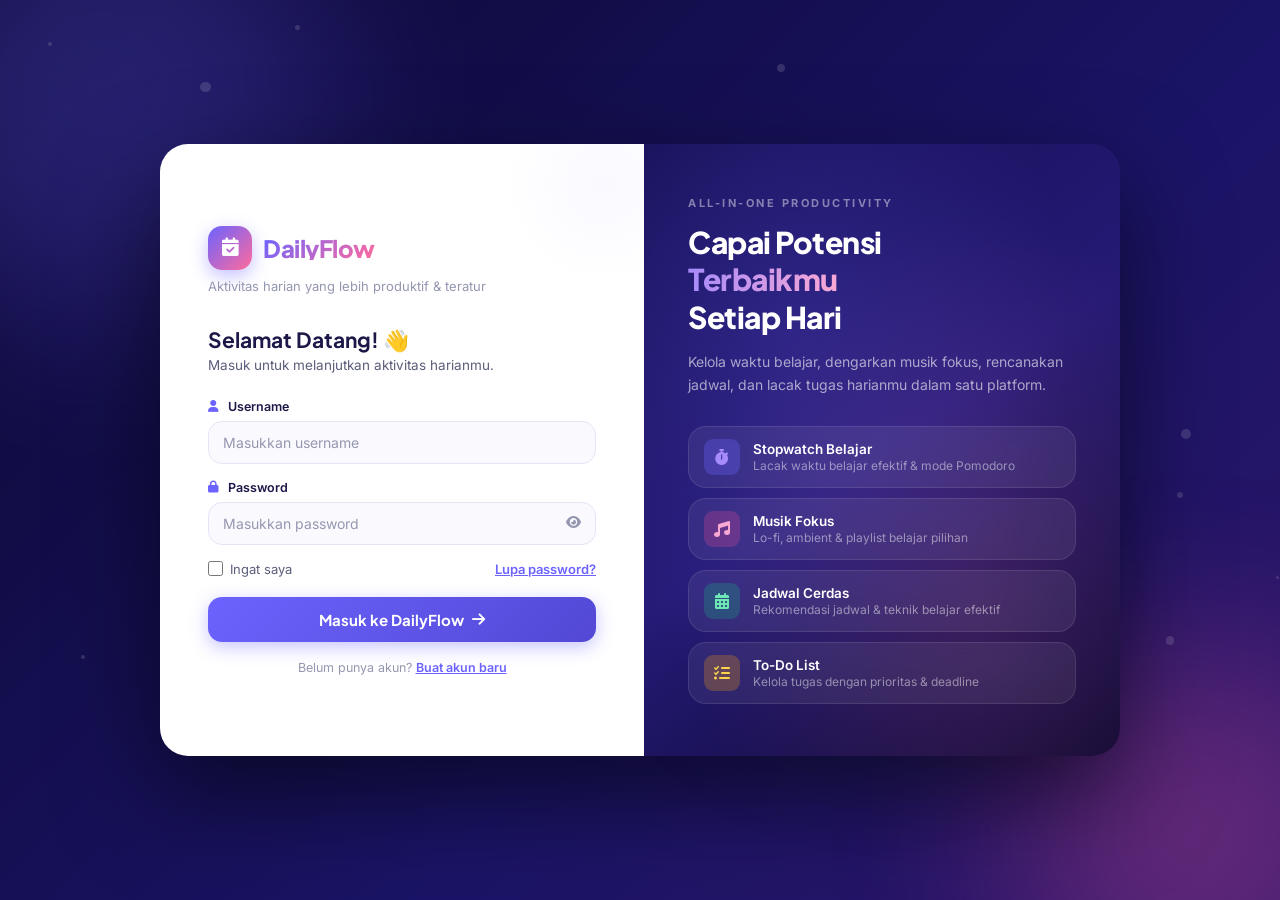
<file: index.html>
<!doctype html>
<!-- FILE: index.html | Halaman Login -->
<html lang="id">
  <head>
    <meta charset="UTF-8" />
    <meta name="viewport" content="width=device-width, initial-scale=1.0" />
    <title>DailyFlow — Masuk</title>
    <link
      rel="icon"
      href="data:image/svg+xml,<svg xmlns='http://www.w3.org/2000/svg' viewBox='0 0 100 100'><text y='.9em' font-size='90'>📅</text></svg>"
    />
    <link rel="stylesheet" href="css/login.css" />
    <link
      rel="stylesheet"
      href="https://cdnjs.cloudflare.com/ajax/libs/font-awesome/6.5.0/css/all.min.css"
    />
  </head>
  <body>
    <!-- Animated Background -->
    <div class="bg-gradient"></div>
    <div class="blob blob-1"></div>
    <div class="blob blob-2"></div>
    <div class="blob blob-3"></div>
    <div class="particles" id="particles"></div>

    <!-- Main Wrapper -->
    <div class="login-wrapper">
      <!-- LEFT: Form Panel -->
      <div class="login-left">
        <!-- Brand -->
        <div class="brand-wrap">
          <div class="brand-logo">
            <div class="brand-icon">
              <i class="fas fa-calendar-check"></i>
            </div>
            <span class="brand-name-text">DailyFlow</span>
          </div>
          <p class="brand-tagline">
            Aktivitas harian yang lebih produktif & teratur
          </p>
        </div>

        <!-- Form -->
        <h2 class="form-title">Selamat Datang! 👋</h2>
        <p class="form-subtitle">Masuk untuk melanjutkan aktivitas harianmu.</p>

        <!-- Error Message -->
        <div class="error-msg" id="errorMsg">
          <i class="fas fa-exclamation-circle"></i>
          <span id="errorText">Username atau password salah!</span>
        </div>

        <form id="loginForm" novalidate>
          <!-- Username -->
          <div class="field" style="animation-delay: 0.1s">
            <label class="field-label" for="username">
              <i class="fas fa-user"></i> Username
            </label>
            <div class="input-wrap">
              <input
                type="text"
                id="username"
                name="username"
                placeholder="Masukkan username"
                autocomplete="username"
                required
                spellcheck="false"
              />
            </div>
          </div>

          <!-- Password -->
          <div class="field" style="animation-delay: 0.2s">
            <label class="field-label" for="password">
              <i class="fas fa-lock"></i> Password
            </label>
            <div class="input-wrap">
              <input
                type="password"
                id="password"
                name="password"
                placeholder="Masukkan password"
                autocomplete="current-password"
                required
              />
              <button
                type="button"
                class="input-suffix"
                id="togglePwd"
                aria-label="Tampilkan password"
              >
                <i class="fas fa-eye" id="eyeIcon"></i>
              </button>
            </div>
          </div>

          <!-- Extras -->
          <div class="field-extras" style="animation-delay: 0.25s">
            <label class="remember-label">
              <input type="checkbox" id="rememberMe" name="rememberMe" />
              <span>Ingat saya</span>
            </label>
            <a href="#" class="forgot-link">Lupa password?</a>
          </div>

          <!-- Submit -->
          <button type="submit" class="btn-login" id="loginBtn">
            <span class="btn-text">Masuk ke DailyFlow</span>
            <i class="fas fa-arrow-right" id="btnIcon"></i>
          </button>
        </form>

        <div class="login-footer">
          Belum punya akun?
          <a href="setup.php">Buat akun baru</a>
        </div>
      </div>
      <!-- /login-left -->

      <!-- RIGHT: Illustration Panel -->
      <div class="login-right">
        <div class="right-pattern"></div>

        <div class="right-content">
          <p class="right-eyebrow">All-in-one productivity</p>
          <h2 class="right-headline">
            Capai Potensi<br /><span>Terbaikmu</span><br />Setiap Hari
          </h2>
          <p class="right-desc">
            Kelola waktu belajar, dengarkan musik fokus, rencanakan jadwal, dan
            lacak tugas harianmu dalam satu platform.
          </p>

          <!-- Feature Pills -->
          <div class="feature-pills">
            <div class="feature-pill" style="animation-delay: 0.15s">
              <div class="pill-icon purple">
                <i class="fas fa-stopwatch"></i>
              </div>
              <div class="pill-text">
                <h4>Stopwatch Belajar</h4>
                <p>Lacak waktu belajar efektif & mode Pomodoro</p>
              </div>
            </div>
            <div class="feature-pill" style="animation-delay: 0.25s">
              <div class="pill-icon pink"><i class="fas fa-music"></i></div>
              <div class="pill-text">
                <h4>Musik Fokus</h4>
                <p>Lo-fi, ambient & playlist belajar pilihan</p>
              </div>
            </div>
            <div class="feature-pill" style="animation-delay: 0.35s">
              <div class="pill-icon green">
                <i class="fas fa-calendar-alt"></i>
              </div>
              <div class="pill-text">
                <h4>Jadwal Cerdas</h4>
                <p>Rekomendasi jadwal & teknik belajar efektif</p>
              </div>
            </div>
            <div class="feature-pill" style="animation-delay: 0.45s">
              <div class="pill-icon amber"><i class="fas fa-tasks"></i></div>
              <div class="pill-text">
                <h4>To-Do List</h4>
                <p>Kelola tugas dengan prioritas & deadline</p>
              </div>
            </div>
          </div>
        </div>

        <!-- Decorative dots -->
        <div class="dots-grid">
          <span></span><span></span><span></span><span></span><span></span>
          <span></span><span></span><span></span><span></span><span></span>
          <span></span><span></span><span></span><span></span><span></span>
        </div>
      </div>
      <!-- /login-right -->
    </div>
    <!-- /login-wrapper -->

    <script src="js/auth.js"></script>
  </body>
</html>
</file>
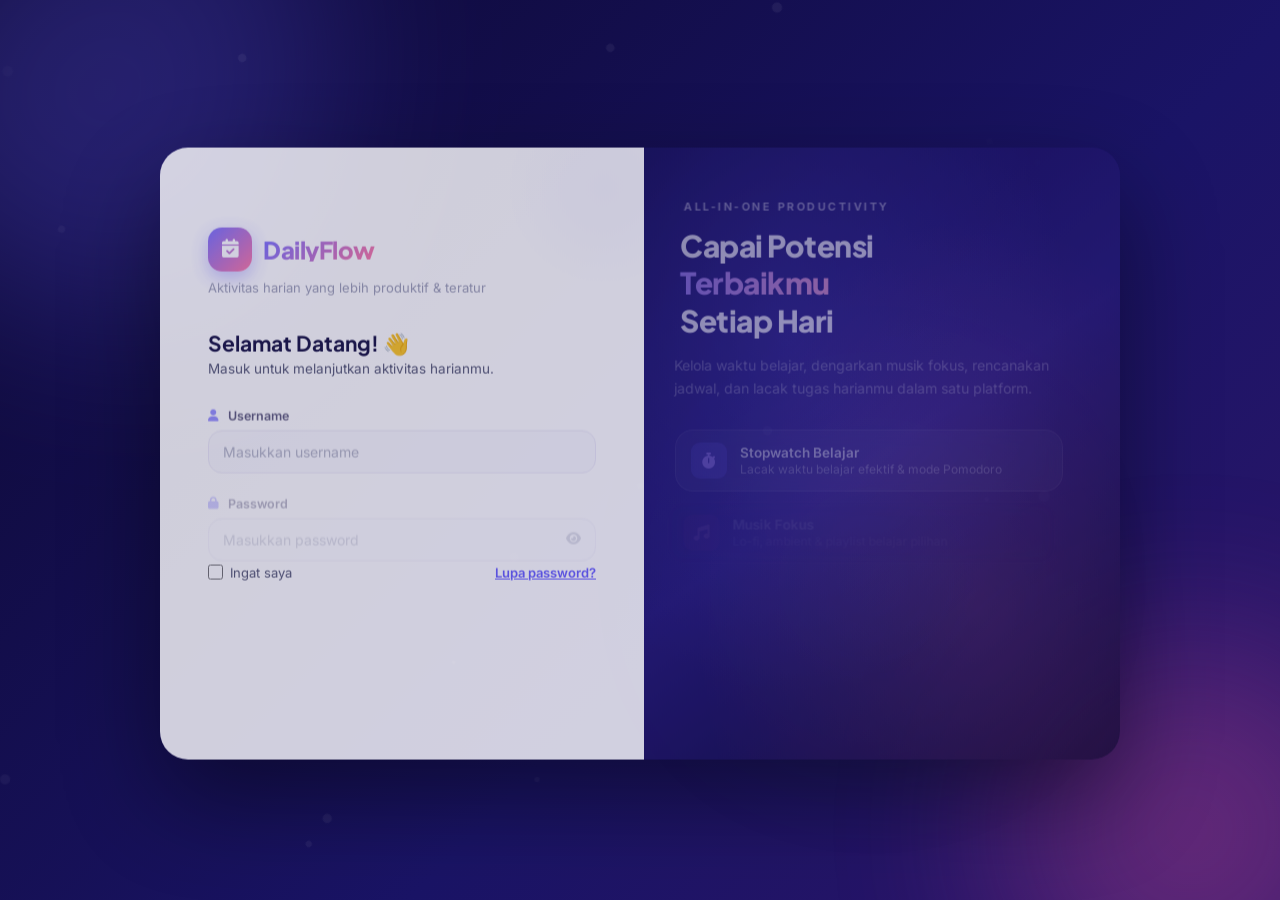
<file: dashboard.html>
<!doctype html>
<!-- FILE: dashboard.html | Halaman Dashboard -->
<html lang="id">
  <head>
    <meta charset="UTF-8" />
    <meta name="viewport" content="width=device-width, initial-scale=1.0" />
    <title>DailyFlow — Dashboard</title>
    <link
      rel="icon"
      href="data:image/svg+xml,<svg xmlns='http://www.w3.org/2000/svg' viewBox='0 0 100 100'><text y='.9em' font-size='90'>📅</text></svg>"
    />
    <link rel="stylesheet" href="css/style.css" />
    <link rel="stylesheet" href="css/dashboard.css" />
    <link
      rel="stylesheet"
      href="https://cdnjs.cloudflare.com/ajax/libs/font-awesome/6.5.0/css/all.min.css"
    />
  </head>
  <body>
    <!-- NAVBAR -->
    <nav id="navbar"></nav>
    <div class="mobile-nav" id="mobileNav"></div>

    <!-- MAIN -->
    <main class="page-wrapper">
      <!-- Hero Greeting -->
      <div class="hero-greeting anim-fadeInDown">
        <div class="greeting-left">
          <div class="greeting-label" id="greetingLabel">SELAMAT PAGI</div>
          <h1 class="greeting-name" id="greetingName">Halo, Pengguna! 👋</h1>
          <p class="greeting-sub" id="greetingQuote">
            Yuk mulai hari ini dengan penuh semangat!
          </p>
        </div>
        <div class="greeting-right">
          <div class="hero-clock-big" id="heroClock">00:00:00</div>
          <div class="hero-date-big" id="heroDate">Senin, 1 Januari 2025</div>
        </div>
      </div>

      <!-- Quick Stats -->
      <div class="stats-row">
        <div class="stat-card anim-fadeInUp d-100">
          <div class="stat-icon blue"><i class="fas fa-clock"></i></div>
          <div class="stat-value" id="statStudyTime">0j</div>
          <div class="stat-label">Belajar Hari Ini</div>
        </div>
        <div class="stat-card anim-fadeInUp d-200">
          <div class="stat-icon pink"><i class="fas fa-music"></i></div>
          <div class="stat-value" id="statSongPlayed">–</div>
          <div class="stat-label">Lagu Terakhir</div>
        </div>
        <div class="stat-card anim-fadeInUp d-300">
          <div class="stat-icon green"><i class="fas fa-check-circle"></i></div>
          <div class="stat-value" id="statTodoDone">0</div>
          <div class="stat-label">Tugas Selesai</div>
        </div>
        <div class="stat-card anim-fadeInUp d-400">
          <div class="stat-icon amber"><i class="fas fa-fire"></i></div>
          <div class="stat-value" id="statStreak">1</div>
          <div class="stat-label">Hari Berturut</div>
        </div>
      </div>

      <!-- Feature Cards -->
      <h2 class="section-heading anim-fadeInUp">🚀 Menu Utama</h2>
      <div class="features-grid">
        <a
          href="stopwatch.html"
          class="feature-card fc-stopwatch anim-fadeInUp d-100"
        >
          <div class="fc-icon-wrap">
            <i class="fas fa-stopwatch"></i>
          </div>
          <h3 class="fc-title">Stopwatch Belajar</h3>
          <p class="fc-desc">
            Lacak waktu belajar efektif dengan timer dan mode Pomodoro (25/5
            menit). Simpan log sesi belajarmu.
          </p>
          <div class="fc-arrow">
            Mulai belajar <i class="fas fa-arrow-right"></i>
          </div>
        </a>

        <a href="music.html" class="feature-card fc-music anim-fadeInUp d-200">
          <div class="fc-icon-wrap">
            <i class="fas fa-headphones-alt"></i>
          </div>
          <h3 class="fc-title">Playlist Musik</h3>
          <p class="fc-desc">
            Pilih genre musik: Sesi Fokus, Sesi Santai, atau Sesi Galau.
          </p>
          <div class="fc-arrow">
            Putar musik <i class="fas fa-arrow-right"></i>
          </div>
        </a>

        <a
          href="schedule.html"
          class="feature-card fc-schedule anim-fadeInUp d-300"
        >
          <div class="fc-icon-wrap">
            <i class="fas fa-calendar-alt"></i>
          </div>
          <h3 class="fc-title">Jadwal Belajar</h3>
          <p class="fc-desc">
            Rekomendasi jadwal belajar efektif, teknik Pomodoro, Active Recall,
            dan tips produktivitas.
          </p>
          <div class="fc-arrow">
            Lihat jadwal <i class="fas fa-arrow-right"></i>
          </div>
        </a>

        <a href="todo.html" class="feature-card fc-todo anim-fadeInUp d-400">
          <div class="fc-icon-wrap">
            <i class="fas fa-tasks"></i>
          </div>
          <h3 class="fc-title">To-Do List</h3>

          <p class="fc-desc">
            Buat daftar tugas harian dengan prioritas (Tinggi/Sedang/Rendah) dan
            deadline. Tandai selesai!
          </p>

          <div class="fc-arrow">
            Kelola tugas <i class="fas fa-arrow-right"></i>
          </div>
        </a>
        <div
          class="feature-card fc-habit anim-fadeInUp d-500"
          style="cursor: default"
        >
          <div class="fc-icon-wrap">
            <i class="fas fa-leaf"></i>
          </div>
          <h3 class="fc-title">
            Habit Tracker
            <span
              class="badge badge-info"
              style="font-size: 10px; vertical-align: middle"
              >Segera</span
            >
          </h3>
          <p class="fc-desc">
            Bangun kebiasaan positif: olahraga, baca buku, meditasi. Lihat
            streak dan progress mingguan.
          </p>
          <div class="fc-arrow" style="opacity: 0.4">
            Segera hadir <i class="fas fa-hourglass-half"></i>
          </div>
        </div>

        <div
          class="feature-card fc-water anim-fadeInUp d-600"
          style="cursor: default"
        >
          <div class="fc-icon-wrap">
            <i class="fas fa-tint"></i>
          </div>
          <h3 class="fc-title">Pengingat Minum</h3>
          <p class="fc-desc">
            Pantau asupan air harianmu. Target 8 gelas/hari. Hidrasimu = otakmu
            bekerja lebih baik!
          </p>
          <div id="miniWater" style="margin-top: auto">
            <div class="progress-track" style="height: 6px">
              <div
                class="progress-fill"
                id="miniWaterFill"
                style="
                  background: linear-gradient(90deg, #06b6d4, #67e8f9);
                  width: 0%;
                "
              ></div>
            </div>
            <div
              style="font-size: 11px; color: var(--text-muted); margin-top: 4px"
              id="miniWaterText"
            >
              0 / 8 gelas
            </div>
          </div>

          <!-- Bottom Row -->
        <div class="bottom-row">
        <!-- Quote Card -->
        <div class="quote-card anim-fadeInLeft d-200">
            <i class="fas fa-sync-alt quote-refresh" id="quoteRefresh" title="Ganti quote"></i>
                <p class="quote-text" id="quoteText">
                "Belajar tanpa berpikir adalah sia-sia. Berpikir tanpa belajar adalah berbahaya."
                </p>
                <div class="quote-author" id="quoteAuthor">— Konfusius</div>
            </div>
        </div>
      </div>
    </main>
    <!-- Toast Stack -->
    <div class="toast-stack" id="toastStack"></div>
    <script src="js/nav.js"></script>
    <script src="js/dashboard.js"></script>
  </body>
</html>
</file>
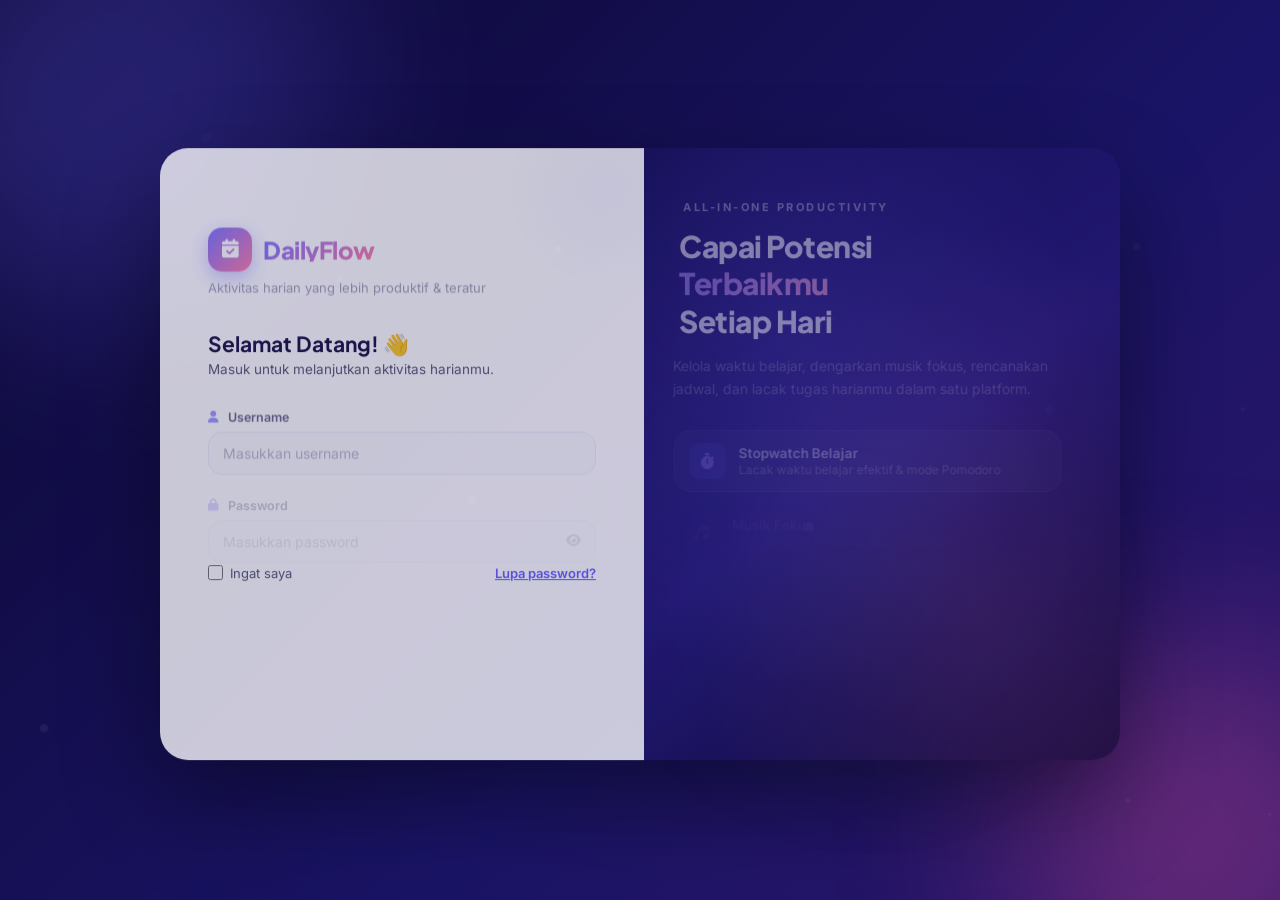
<file: schedule.html>
<!doctype html>
<!-- Halaman jadwal belajar -->
<html lang="id">
  <head>
    <meta charset="UTF-8" />
    <meta name="viewport" content="width=device-width, initial-scale=1.0" />
    <title>DailyFlow — Jadwal Belajar</title>
    <link
      rel="icon"
      href="data:image/svg+xml,<svg xmlns='http://www.w3.org/2000/svg' viewBox='0 0 100 100'><text y='.9em' font-size='90'>📅</text></svg>"
    />
    <link rel="stylesheet" href="css/style.css" />
    <link rel="stylesheet" href="css/schedule.css" />
    <link
      rel="stylesheet"
      href="https://cdnjs.cloudflare.com/ajax/libs/font-awesome/6.5.0/css/all.min.css"
    />
  </head>
  <body>
    <nav id="navbar"></nav>
    <div class="mobile-nav" id="mobileNav"></div>

    <main class="page-wrapper">
      <!-- Header -->
      <div class="page-header anim-fadeInDown">
        <div class="page-header-row">
          <a href="dashboard.html" class="btn-back"
            ><i class="fas fa-arrow-left"></i
          ></a>
          <h1 class="page-title">📅 Jadwal & Teknik Belajar</h1>
        </div>
        <p class="page-subtitle">
          Rekomendasi jadwal, teknik belajar efektif, dan tips produktivitas
          untuk mahasiswa.
        </p>
      </div>

      <!--Tips Belajar -->
      <h2 class="section-heading anim-fadeInUp">🧠 Teknik Belajar Efektif</h2>
      <div class="technique-cards">
        <div class="tech-card anim-fadeInUp d-100">
          <div class="tech-top">
            <div class="tech-icon purple"><i class="fas fa-stopwatch"></i></div>
            <div>
              <div class="tech-name">Pomodoro</div>
              <div class="tech-timing">25 menit kerja</div>
            </div>
          </div>
          <p class="tech-desc">
            Teknik paling populer untuk fokus. Bekerja selama 25 menit penuh,
            istirahat 5 menit, ulangi 4 kali.
          </p>
          <div class="tech-steps">
            <div class="tech-step">
              <span class="step-num">1</span>Set timer 25 menit & mulai belajar
            </div>
            <div class="tech-step">
              <span class="step-num">2</span>Istirahat 5 menit setelah sesi
            </div>
            <div class="tech-step">
              <span class="step-num">3</span>Setelah 4 sesi, istirahat 15–30
              menit
            </div>
          </div>
        </div>

        <div class="tech-card anim-fadeInUp d-200">
          <div class="tech-top">
            <div class="tech-icon green"><i class="fas fa-brain"></i></div>
            <div>
              <div class="tech-name">Active Recall</div>
              <div class="tech-timing">Uji diri sendiri</div>
            </div>
          </div>
          <p class="tech-desc">
            Daripada membaca ulang, uji dirimu dengan pertanyaan. Terbukti 2–3×
            lebih efektif dari membaca biasa.
          </p>
          <div class="tech-steps">
            <div class="tech-step">
              <span class="step-num">1</span>Baca materi sekali dengan fokus
            </div>
            <div class="tech-step">
              <span class="step-num">2</span>Tutup buku, jawab pertanyaan dari
              memori
            </div>
            <div class="tech-step">
              <span class="step-num">3</span>Periksa jawaban, ulangi yang salah
            </div>
          </div>
        </div>

        <div class="tech-card anim-fadeInUp d-300">
          <div class="tech-top">
            <div class="tech-icon amber"><i class="fas fa-redo-alt"></i></div>
            <div>
              <div class="tech-name">Spaced Repetition</div>
              <div class="tech-timing">Interval berulang</div>
            </div>
          </div>
          <p class="tech-desc">
            Ulangi materi pada interval yang meningkat: 1 hari, 3 hari, 1
            minggu, 1 bulan. Efektif untuk memori jangka panjang.
          </p>
          <div class="tech-steps">
            <div class="tech-step">
              <span class="step-num">1</span>Pelajari materi baru hari ini
            </div>
            <div class="tech-step">
              <span class="step-num">2</span>Ulangi besok, lusa, minggu depan
            </div>
            <div class="tech-step">
              <span class="step-num">3</span>Gunakan kartu flash (flashcard)
            </div>
          </div>
        </div>

        <div class="tech-card anim-fadeInUp d-400">
          <div class="tech-top">
            <div class="tech-icon blue"><i class="fas fa-pen-fancy"></i></div>
            <div>
              <div class="tech-name">Feynman Technique</div>
              <div class="tech-timing">Ajarkan ulang</div>
            </div>
          </div>
          <p class="tech-desc">
            Jelaskan materi seolah kamu mengajari orang awam. Jika kamu tidak
            bisa jelaskan sederhana, kamu belum paham.
          </p>
          <div class="tech-steps">
            <div class="tech-step">
              <span class="step-num">1</span>Pilih konsep yang ingin dipahami
            </div>
            <div class="tech-step">
              <span class="step-num">2</span>Jelaskan dalam bahasa sederhana
            </div>
            <div class="tech-step">
              <span class="step-num">3</span>Kembali ke materi untuk bagian yang
              sulit
            </div>
          </div>
        </div>

        <div class="tech-card anim-fadeInUp d-500">
          <div class="tech-top">
            <div class="tech-icon pink"><i class="fas fa-map"></i></div>
            <div>
              <div class="tech-name">Mind Mapping</div>
              <div class="tech-timing">Visual thinking</div>
            </div>
          </div>
          <p class="tech-desc">
            Buat peta konsep dari materi. Cocok untuk materi yang luas dan
            saling berkaitan antar topik.
          </p>
          <div class="tech-steps">
            <div class="tech-step">
              <span class="step-num">1</span>Tulis topik utama di tengah
            </div>
            <div class="tech-step">
              <span class="step-num">2</span>Buat cabang subtopik
            </div>
            <div class="tech-step">
              <span class="step-num">3</span>Gunakan warna & gambar
            </div>
          </div>
        </div>
      </div>

      <!-- Schedule + Tips -->
      <div class="schedule-layout">
        <!-- Recommended Schedule -->
        <div class="reco-schedule anim-fadeInLeft d-200">
          <div class="print-btn-row">
            <button class="btn btn-outline btn-sm" onclick="window.print()">
              <i class="fas fa-print"></i> Cetak Jadwal
            </button>
          </div>
          <div class="schedule-banner">
            <i class="fas fa-star"></i>
            <div class="schedule-banner-text">
              <h4>Jadwal Belajar Optimal Mahasiswa</h4>
              <p>
                Berdasarkan penelitian produktivitas & ritme biologis manusia
              </p>
            </div>
          </div>

          <div class="schedule-timeline">
            <div class="timeline-item">
              <div class="tl-time">05:30</div>
              <div class="tl-dot filled"></div>
              <div class="tl-content">
                <div class="tl-title">🌅 Bangun & Persiapan Pagi</div>
                <div class="tl-desc">
                  Sholat Subuh, olahraga ringan 15 menit, sarapan bergizi
                </div>
              </div>
            </div>
            <div class="timeline-item">
              <div class="tl-time">07:00</div>
              <div class="tl-dot filled"></div>
              <div class="tl-content">
                <div class="tl-title">📖 Sesi Belajar Pagi (Golden Hour)</div>
                <div class="tl-desc">
                  2–3 jam belajar materi baru. Otak paling segar di pagi hari!
                </div>
              </div>
            </div>
            <div class="timeline-item">
              <div class="tl-time">10:00</div>
              <div class="tl-dot"></div>
              <div class="tl-content">
                <div class="tl-title">☕ Istirahat Aktif</div>
                <div class="tl-desc">
                  15–20 menit. Jalan kaki, peregangan, minum air putih
                </div>
              </div>
            </div>
            <div class="timeline-item">
              <div class="tl-time">10:30</div>
              <div class="tl-dot"></div>
              <div class="tl-content">
                <div class="tl-title">📝 Sesi Latihan & Soal</div>
                <div class="tl-desc">
                  Kerjakan latihan soal dan review catatan dari sesi pagi
                </div>
              </div>
            </div>
            <div class="timeline-item">
              <div class="tl-time">12:00</div>
              <div class="tl-dot"></div>
              <div class="tl-content">
                <div class="tl-title">🕐 Istirahat Siang</div>
                <div class="tl-desc">
                  Makan siang, sholat Dzuhur, tidur siang 20 menit (power nap)
                </div>
              </div>
            </div>
            <div class="timeline-item">
              <div class="tl-time">13:30</div>
              <div class="tl-dot"></div>
              <div class="tl-content">
                <div class="tl-title">🔄 Review & Pengulangan</div>
                <div class="tl-desc">
                  Ulangi materi kemarin dengan metode Active Recall atau
                  flashcard
                </div>
              </div>
            </div>
            <div class="timeline-item">
              <div class="tl-time">15:00</div>
              <div class="tl-dot"></div>
              <div class="tl-content">
                <div class="tl-title">🤝 Belajar Kelompok / Diskusi</div>
                <div class="tl-desc">
                  Sesi diskusi, mengajarkan ke teman, atau forum online
                </div>
              </div>
            </div>
            <div class="timeline-item">
              <div class="tl-time">16:30</div>
              <div class="tl-dot"></div>
              <div class="tl-content">
                <div class="tl-title">🏃 Aktivitas Fisik</div>
                <div class="tl-desc">
                  Olahraga 30 menit. Meningkatkan fokus dan suasana hati
                </div>
              </div>
            </div>
            <div class="timeline-item">
              <div class="tl-time">19:30</div>
              <div class="tl-dot"></div>
              <div class="tl-content">
                <div class="tl-title">📚 Sesi Malam (Opsional)</div>
                <div class="tl-desc">
                  Baca ringan, buat rangkuman, atau persiapan hari esok
                </div>
              </div>
            </div>
            <div class="timeline-item">
              <div class="tl-time">21:30</div>
              <div class="tl-dot"></div>
              <div class="tl-content">
                <div class="tl-title">🌙 Wind Down</div>
                <div class="tl-desc">
                  Matikan gadget, baca ringan, tidur pukul 22:00–22:30
                </div>
              </div>
            </div>
          </div>
        </div>

        <!-- Tips Accordion -->
        <div class="tips-card anim-fadeInRight d-300">
          <h3 class="card-title" style="margin-bottom: 20px">
            <i
              class="fas fa-lightbulb"
              style="
                background: rgba(245, 158, 11, 0.12);
                color: #f59e0b;
                width: 34px;
                height: 34px;
                border-radius: 9px;
                display: flex;
                align-items: center;
                justify-content: center;
                font-size: 15px;
              "
            ></i>
            Tips Produktivitas
          </h3>

          <div id="tipsContainer">
            <!-- Filled by JS -->
          </div>
        </div>
      </div>
    </main>

    <!-- Toast Stack -->
    <div class="toast-stack" id="toastStack"></div>

    <script src="js/nav.js"></script>
    <script src="js/schedule.js"></script>
  </body>
</html>
</file>
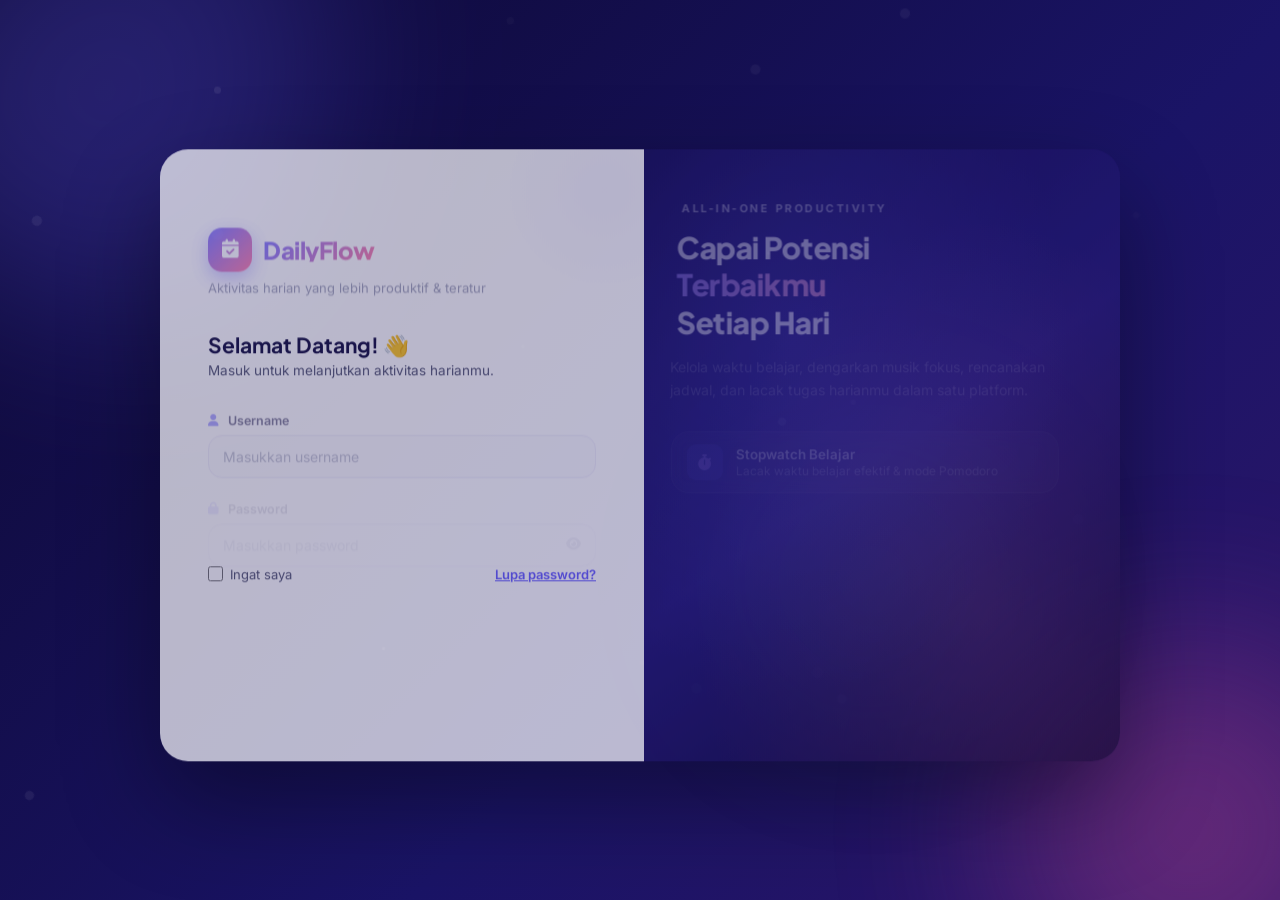
<file: stopwatch.html>
<!doctype html>
<!-- Halaman Stopwatch -->
<html lang="id">
  <head>
    <meta charset="UTF-8" />
    <meta name="viewport" content="width=device-width, initial-scale=1.0" />
    <title>DailyFlow — Stopwatch Belajar</title>
    <link
      rel="icon"
      href="data:image/svg+xml,<svg xmlns='http://www.w3.org/2000/svg' viewBox='0 0 100 100'><text y='.9em' font-size='90'>⏱️</text></svg>"
    />
    <link rel="stylesheet" href="css/style.css" />
    <link rel="stylesheet" href="css/stopwatch.css" />
    <link
      rel="stylesheet"
      href="https://cdnjs.cloudflare.com/ajax/libs/font-awesome/6.5.0/css/all.min.css"
    />
  </head>
  <body>
    <nav id="navbar"></nav>
    <div class="mobile-nav" id="mobileNav"></div>

    <main class="page-wrapper">
      <!-- Page Header -->
      <div class="page-header anim-fadeInDown">
        <div class="page-header-row">
          <a href="dashboard.html" class="btn-back"
            ><i class="fas fa-arrow-left"></i
          ></a>
          <h1 class="page-title">⏱️ Stopwatch Belajar</h1>
        </div>
        <p class="page-subtitle">
          Lacak waktu belajar efektifmu. Mode Normal & Pomodoro tersedia.
        </p>
      </div>

      <!-- Layout -->
      <div class="stopwatch-layout">
        <!-- LEFT: Timer Panel -->
        <div class="timer-panel anim-scaleIn">
          <!-- Mode Toggle -->
          <div class="mode-toggle">
            <button
              class="mode-btn active"
              id="modeNormal"
              onclick="setMode('normal')"
            >
              <i class="fas fa-stopwatch"></i> Normal
            </button>
            <button
              class="mode-btn"
              id="modePomodoro"
              onclick="setMode('pomodoro')"
            >
              🍅 Pomodoro 25/5
            </button>
            <button class="mode-btn" id="mode5010" onclick="setMode('5010')">
              ⚡ 50/10
            </button>
          </div>

          <!-- SVG Ring Timer -->
          <div class="ring-wrap">
            <svg class="ring-svg" viewBox="0 0 220 220">
              <defs>
                <linearGradient id="ringGradient" x1="0" y1="0" x2="1" y2="1">
                  <stop offset="0%" stop-color="#6C63FF" />
                  <stop offset="100%" stop-color="#9C5CFF" />
                </linearGradient>
                <linearGradient
                  id="ringGradientBreak"
                  x1="0"
                  y1="0"
                  x2="1"
                  y2="1"
                >
                  <stop offset="0%" stop-color="#10B981" />
                  <stop offset="100%" stop-color="#34D399" />
                </linearGradient>
              </defs>
              <circle class="ring-track" cx="110" cy="110" r="95" />
              <circle
                class="ring-progress"
                id="ringProgress"
                cx="110"
                cy="110"
                r="95"
              />
            </svg>

            <div class="ring-inner">
              <div class="timer-display" id="timerDisplay">00:00</div>
              <div class="timer-label" id="timerLabel">SIAP</div>
              <div
                class="pomodoro-dots"
                id="pomodoroDots"
                style="display: none"
              >
                <div class="pomo-dot" data-n="0"></div>
                <div class="pomo-dot" data-n="1"></div>
                <div class="pomo-dot" data-n="2"></div>
                <div class="pomo-dot" data-n="3"></div>
              </div>
            </div>
          </div>

          <!-- Controls -->
          <div class="timer-controls">
            <button
              class="ctrl-btn ctrl-reset"
              id="resetBtn"
              onclick="resetTimer()"
              title="Reset"
            >
              <i class="fas fa-redo"></i>
            </button>
            <button
              class="ctrl-btn ctrl-play"
              id="playBtn"
              onclick="toggleTimer()"
            >
              <i class="fas fa-play" id="playIcon"></i>
            </button>
            <button
              class="ctrl-btn ctrl-save"
              id="saveBtn"
              onclick="openSaveModal()"
              disabled
              title="Simpan sesi"
            >
              <i class="fas fa-save"></i>
            </button>
          </div>

          <!-- Subject Row -->
          <div class="subject-row">
            <select id="subjectSelect">
              <option value="Umum">📚 Umum</option>
              <option value="Matematika">➗ Matematika</option>
              <option value="Bahasa Indonesia">📝 Bahasa Indonesia</option>
              <option value="Bahasa Inggris">🌍 Bahasa Inggris</option>
              <option value="IPA">🔬 IPA / Sains</option>
              <option value="IPS">🌐 IPS</option>
              <option value="Pemrograman">💻 Pemrograman</option>
              <option value="Data Science">📊 Data Science</option>
              <option value="Jaringan Komputer">🌐 Jaringan Komputer</option>
              <option value="Statistika">📈 Statistika</option>
              <option value="Lainnya">📖 Lainnya</option>
            </select>
          </div>
        </div>
        <!-- /timer-panel -->

        <!-- RIGHT: Log Panel -->
        <div class="log-panel">
          <!-- Today Stats -->
          <div class="today-stats anim-fadeInRight">
            <div class="today-stats-title">📊 Statistik Hari Ini</div>
            <div class="today-stat-item">
              <div class="today-stat-val" id="totalStudyToday">0m</div>
              <div class="today-stat-lbl">Total Belajar</div>
            </div>
            <div class="today-stat-item">
              <div class="today-stat-val" id="totalSessionsToday">0</div>
              <div class="today-stat-lbl">Sesi Selesai</div>
            </div>
          </div>

          <!-- Session Log -->
          <div class="session-log-card anim-fadeInRight d-200">
            <div class="log-header">
              <h3 class="log-title">📋 Log Sesi Belajar</h3>
              <button
                class="btn btn-outline btn-sm"
                onclick="clearAllSessions()"
              >
                <i class="fas fa-trash"></i> Hapus Semua
              </button>
            </div>
            <div class="log-list" id="sessionLog">
              <div class="empty-state">
                <div class="empty-state-icon">⏰</div>
                <h3>Belum ada sesi</h3>
                <p>Mulai timer dan simpan sesimu untuk melihat log di sini.</p>
              </div>
            </div>
          </div>
        </div>
        <!-- /log-panel -->
      </div>
    </main>

    <!-- Save Modal -->
    <div class="modal-overlay" id="saveModal">
      <div class="modal-box">
        <div class="modal-head">
          <h3 class="modal-title">💾 Simpan Sesi Belajar</h3>
          <div class="modal-close" onclick="closeSaveModal()">
            <i class="fas fa-times"></i>
          </div>
        </div>
        <div style="margin-bottom: 16px">
          <div style="display: flex; gap: 12px; margin-bottom: 14px">
            <div style="flex: 1">
              <label class="form-label">Mata Pelajaran</label>
              <select id="saveSubject" class="form-control">
                <option>Umum</option>
                <option>Matematika</option>
                <option>Bahasa Indonesia</option>
                <option>Bahasa Inggris</option>
                <option>IPA / Sains</option>
                <option>Pemrograman</option>
                <option>Data Science</option>
                <option>Jaringan Komputer</option>
                <option>Statistika</option>
              </select>
            </div>
            <div style="flex: 0 0 auto">
              <label class="form-label">Durasi</label>
              <div
                style="
                  padding: 11px 14px;
                  background: var(--primary-light);
                  border-radius: 12px;
                  font-family: &quot;JetBrains Mono&quot;, monospace;
                  font-weight: 700;
                  color: var(--primary);
                "
                id="saveDuration"
              >
                00:00
              </div>
            </div>
          </div>
          <div class="form-group">
            <label class="form-label">Catatan (opsional)</label>
            <textarea
              class="form-control"
              id="saveNotes"
              placeholder="Apa yang kamu pelajari hari ini?"
              style="resize: none; min-height: 70px"
            ></textarea>
          </div>
        </div>
        <div style="display: flex; gap: 10px; justify-content: flex-end">
          <button class="btn btn-outline" onclick="closeSaveModal()">
            Batal
          </button>
          <button class="btn btn-primary" onclick="saveSession()">
            <i class="fas fa-save"></i> Simpan
          </button>
        </div>
      </div>
    </div>

    <!-- Break Overlay -->
    <div class="break-overlay" id="breakOverlay">
      <div class="break-box">
        <div class="break-emoji" id="breakEmoji">🎉</div>
        <h2 class="break-title" id="breakTitle">Sesi Selesai!</h2>
        <p class="break-desc" id="breakDesc">
          Waktunya istirahat sejenak. Regangkan tubuhmu!
        </p>
        <div class="break-timer" id="breakTimer">05:00</div>
        <div style="display: flex; gap: 10px; justify-content: center">
          <button
            class="btn btn-primary btn-lg"
            onclick="startBreak()"
            id="breakStartBtn"
          >
            <i class="fas fa-coffee"></i> Mulai Istirahat
          </button>
          <button class="btn btn-outline" onclick="skipBreak()">
            <i class="fas fa-forward"></i> Lewati
          </button>
        </div>
      </div>
    </div>

    <!-- Toast Stack -->
    <div class="toast-stack" id="toastStack"></div>

    <script src="js/nav.js"></script>
    <script src="js/stopwatch.js"></script>
  </body>
</html>
</file>
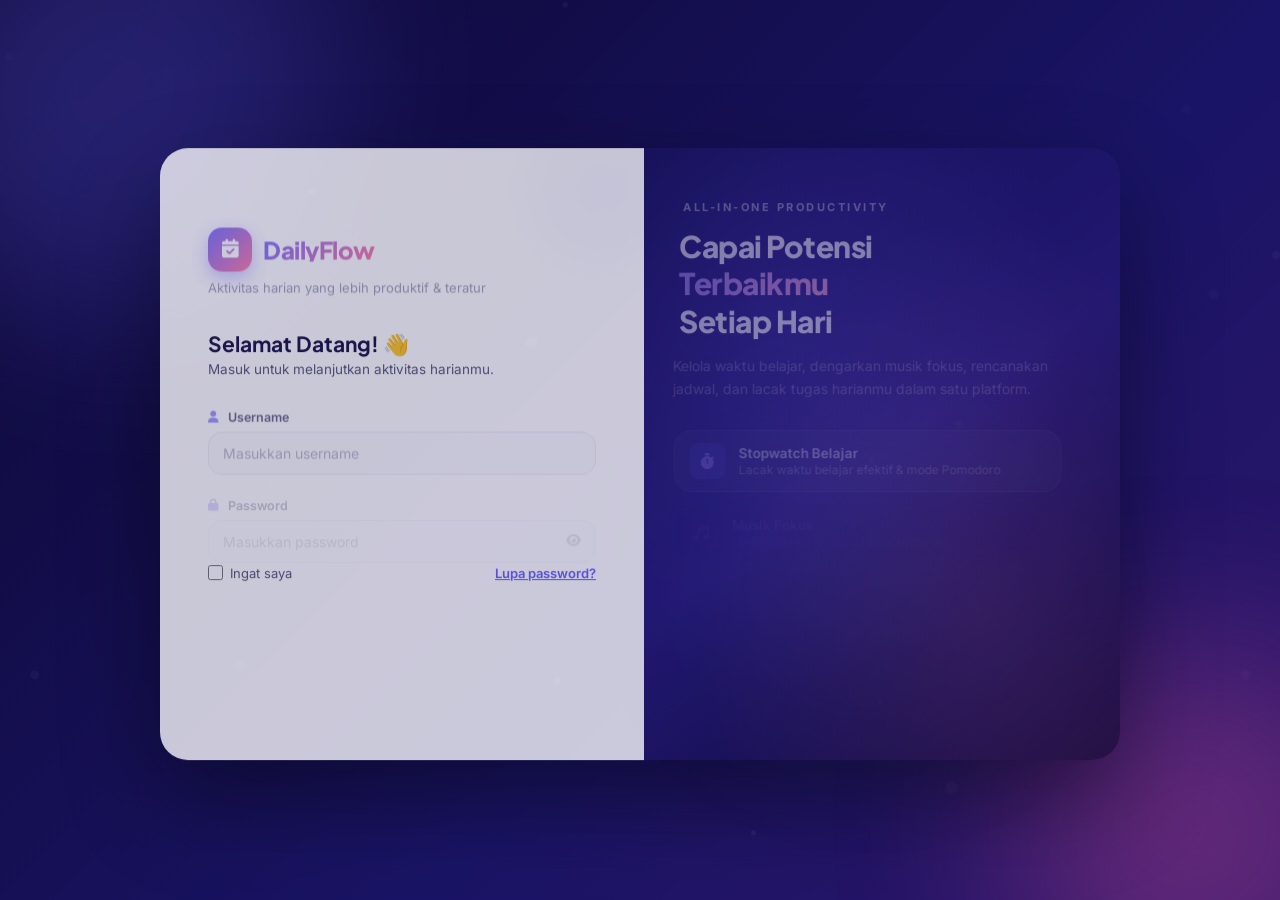
<file: todo.html>
<!doctype html>
<!-- Halaman To-Do List -->
<html lang="id">
  <head>
    <meta charset="UTF-8" />
    <meta name="viewport" content="width=device-width, initial-scale=1.0" />
    <title>DailyFlow — To-Do List</title>
    <link
      rel="icon"
      href="data:image/svg+xml,<svg xmlns='http://www.w3.org/2000/svg' viewBox='0 0 100 100'><text y='.9em' font-size='90'>✅</text></svg>"
    />
    <link rel="stylesheet" href="css/style.css" />
    <link rel="stylesheet" href="css/todo.css" />
    <link
      rel="stylesheet"
      href="https://cdnjs.cloudflare.com/ajax/libs/font-awesome/6.5.0/css/all.min.css"
    />
  </head>
  <body>
    <nav id="navbar"></nav>
    <div class="mobile-nav" id="mobileNav"></div>

    <main class="page-wrapper">
      <!-- Header -->
      <div class="page-header anim-fadeInDown">
        <div class="page-header-row">
          <a href="dashboard.html" class="btn-back"
            ><i class="fas fa-arrow-left"></i
          ></a>
          <h1 class="page-title">✅ To-Do List</h1>
        </div>
        <p class="page-subtitle">
          Kelola tugas harianmu dengan prioritas dan deadline yang jelas.
        </p>
      </div>

      <div class="todo-layout">
        <!-- LEFT: Add Task -->
        <div class="add-task-card anim-fadeInLeft">
          <h3 class="add-task-title">
            <i class="fas fa-plus-circle"></i> Tambah Tugas
          </h3>

          <textarea
            class="task-input"
            id="taskInput"
            placeholder="Apa yang perlu kamu kerjakan?&#10;Contoh: Buat laporan PKL..."
            rows="3"
          ></textarea>

          <div class="priority-row">
            <div class="priority-label">Prioritas:</div>
            <div class="priority-btns">
              <button
                class="priority-btn low"
                data-p="low"
                onclick="setPriority('low')"
              >
                🟢 Rendah
              </button>
              <button
                class="priority-btn medium active"
                data-p="medium"
                onclick="setPriority('medium')"
              >
                🟡 Sedang
              </button>
              <button
                class="priority-btn high"
                data-p="high"
                onclick="setPriority('high')"
              >
                🔴 Tinggi
              </button>
            </div>
          </div>

          <div class="due-row">
            <label>Deadline:</label>
            <input type="date" id="dueInput" />
          </div>

          <button
            class="btn btn-warning btn-lg"
            style="width: 100%"
            onclick="addTodo()"
          >
            <i class="fas fa-plus"></i> Tambahkan Tugas
          </button>

          <!-- Stats -->
          <div class="todo-stats">
            <div class="ts-item">
              <div class="ts-val" id="statTotal">0</div>
              <div class="ts-lbl">Total</div>
            </div>
            <div class="ts-item">
              <div class="ts-val" style="color: #10b981" id="statDone">0</div>
              <div class="ts-lbl">Selesai</div>
            </div>
            <div class="ts-item">
              <div class="ts-val" style="color: #f59e0b" id="statPending">
                0
              </div>
              <div class="ts-lbl">Tertunda</div>
            </div>
            <div class="ts-item">
              <div class="ts-val" style="color: #ef4444" id="statOverdue">
                0
              </div>
              <div class="ts-lbl">Terlambat</div>
            </div>
          </div>
        </div>

        <!-- RIGHT: List -->
        <div class="todo-list-panel anim-fadeInRight">
          <div class="filter-tabs">
            <button
              class="filter-tab active"
              data-f="all"
              onclick="setFilter('all')"
            >
              Semua
            </button>
            <button
              class="filter-tab"
              data-f="today"
              onclick="setFilter('today')"
            >
              Hari Ini
            </button>
            <button
              class="filter-tab"
              data-f="high"
              onclick="setFilter('high')"
            >
              🔴 Prioritas Tinggi
            </button>
            <button
              class="filter-tab"
              data-f="done"
              onclick="setFilter('done')"
            >
              ✅ Selesai
            </button>
            <button
              class="filter-tab"
              data-f="overdue"
              onclick="setFilter('overdue')"
            >
              ⚠️ Terlambat
            </button>
          </div>
          <div class="todo-list" id="todoList">
            <!-- Filled by JS -->
          </div>
        </div>
      </div>
    </main>

    <!-- Toast Stack -->
    <div class="toast-stack" id="toastStack"></div>

    <script src="js/nav.js"></script>
    <script src="js/todo.js"></script>
  </body>
</html>
</file>
<file: css/login.css>
/* Halaman Login
   =============== */
@import url("https://fonts.googleapis.com/css2?family=Plus+Jakarta+Sans:wght@400;500;600;700;800&family=Inter:wght@400;500;600&display=swap");

/* Tokens */
:root {
  --pri: #6c63ff;
  --pri-dk: #5248d4;
  --bg-dark: #0c0831;
  --surface: #ffffff;
  --t1: #1c1848;
  --t2: #5b5e7a;
  --t3: #9497b0;
  --border: #e6e3f6;
  --r-sm: 10px;
  --r-md: 14px;
  --r-lg: 18px;
  --r-xl: 22px;
  --r-2xl: 28px;
  --t: all 0.22s ease;
  --t-spring: all 0.36s cubic-bezier(0.34, 1.56, 0.64, 1);
}

*,
*::before,
*::after {
  box-sizing: border-box;
  margin: 0;
  padding: 0;
}

body {
  font-family: "Inter", sans-serif;
  min-height: 100vh;
  display: flex;
  align-items: stretch;
  background: var(--bg-dark);
  overflow: hidden;
}

/* Animated blobs */
.bg-gradient {
  position: fixed;
  inset: 0;
  background: linear-gradient(135deg, #0c0831 0%, #1a1466 60%, #2d1669 100%);
  z-index: 0;
}

.blob {
  position: fixed;
  border-radius: 50%;
  filter: blur(90px);
  opacity: 0.28;
  z-index: 1;
  pointer-events: none;
}
.blob-1 {
  width: 480px;
  height: 480px;
  background: radial-gradient(#6c63ff, #4b44d4);
  top: -150px;
  left: -140px;
  animation: blobF 14s ease-in-out infinite;
}
.blob-2 {
  width: 380px;
  height: 380px;
  background: radial-gradient(#ff6b9d, #e040ab);
  bottom: -120px;
  right: -100px;
  animation: blobF 12s ease-in-out infinite 3s;
}
.blob-3 {
  width: 260px;
  height: 260px;
  background: radial-gradient(#10b981, #059669);
  top: 50%;
  left: 58%;
  opacity: 0.14;
  animation: blobF 16s ease-in-out infinite 6s;
}

@keyframes blobF {
  0%,
  100% {
    border-radius: 60% 40% 30% 70% / 60% 30% 70% 40%;
  }
  33% {
    border-radius: 30% 60% 70% 40% / 50% 60% 30% 60%;
  }
  66% {
    border-radius: 50% 60% 30% 70% / 40% 40% 60% 50%;
  }
}
@keyframes floatUp {
  0% {
    transform: translateY(0) rotate(0deg);
    opacity: 0.5;
  }
  50% {
    opacity: 0.18;
  }
  100% {
    transform: translateY(-200px) rotate(300deg);
    opacity: 0;
  }
}
@keyframes fadeU {
  from {
    opacity: 0;
    transform: translateY(18px);
  }
  to {
    opacity: 1;
    transform: none;
  }
}
@keyframes fadeL {
  from {
    opacity: 0;
    transform: translateX(-22px);
  }
  to {
    opacity: 1;
    transform: none;
  }
}
@keyframes fadeD {
  from {
    opacity: 0;
    transform: translateY(-18px);
  }
  to {
    opacity: 1;
    transform: none;
  }
}
@keyframes spinA {
  to {
    transform: rotate(360deg);
  }
}

/* Particles */
.particles {
  position: fixed;
  inset: 0;
  z-index: 1;
  pointer-events: none;
  overflow: hidden;
}
.particle {
  position: absolute;
  border-radius: 50%;
  background: rgba(255, 255, 255, 0.14);
  animation: floatUp linear infinite;
}

/* LOGIN WRAPPER — split layout
   ══════════════════════════════ */
.login-wrapper {
  position: relative;
  z-index: 10;
  display: flex;
  width: 100%;
  max-width: 960px;
  margin: auto;
  border-radius: var(--r-2xl);
  overflow: hidden;
  box-shadow: 0 40px 100px rgba(0, 0, 0, 0.55);
  animation: fadeU 0.6s ease both;
}

/* LEFT — Form Panel
   ═══════════════════*/
.login-left {
  flex: 1;
  background: var(--surface);
  padding: 52px 48px;
  display: flex;
  flex-direction: column;
  justify-content: center;
  min-width: 340px;
  position: relative;
  overflow: hidden;
}

/* Subtle corner accent */
.login-left::before {
  content: "";
  position: absolute;
  top: -60px;
  right: -60px;
  width: 200px;
  height: 200px;
  border-radius: 50%;
  background: radial-gradient(var(--pri), transparent 70%);
  opacity: 0.04;
  pointer-events: none;
}

/* Brand */
.brand-wrap {
  margin-bottom: 32px;
  animation: fadeD 0.5s ease both;
}
.brand-logo {
  display: flex;
  align-items: center;
  gap: 11px;
  margin-bottom: 8px;
}
.brand-icon {
  width: 44px;
  height: 44px;
  border-radius: var(--r-md);
  background: linear-gradient(135deg, var(--pri), #ff6b9d);
  display: flex;
  align-items: center;
  justify-content: center;
  color: #fff;
  font-size: 19px;
  box-shadow: 0 6px 18px rgba(108, 99, 255, 0.4);
  flex-shrink: 0;
}
.brand-name-text {
  font-family: "Plus Jakarta Sans", sans-serif;
  font-size: 24px;
  font-weight: 800;
  letter-spacing: -0.5px;
  line-height: 1;
  background: linear-gradient(135deg, var(--pri), #ff6b9d);
  -webkit-background-clip: text;
  -webkit-text-fill-color: transparent;
  background-clip: text;
}
.brand-tagline {
  font-size: 13px;
  color: var(--t3);
}

/* Form headings */
.form-title {
  font-family: "Plus Jakarta Sans", sans-serif;
  font-size: 21px;
  font-weight: 700;
  color: var(--t1);
  margin-bottom: 4px;
}
.form-subtitle {
  font-size: 13.5px;
  color: var(--t2);
  margin-bottom: 26px;
}

/* Error message */
.error-msg {
  display: none;
  align-items: center;
  gap: 8px;
  background: #fff2f2;
  border: 1px solid #ffcdd0;
  border-radius: var(--r-sm);
  padding: 11px 14px;
  font-size: 13px;
  color: #c0392b;
  margin-bottom: 14px;
}
.error-msg.show {
  display: flex;
  animation: fadeU 0.3s ease both;
}

/* Field group */
.field {
  margin-bottom: 16px;
  animation: fadeU 0.5s ease both;
}
.field-label {
  display: flex;
  align-items: center;
  gap: 6px;
  font-size: 12.5px;
  font-weight: 600;
  color: var(--t1);
  margin-bottom: 7px;
}
.field-label i {
  color: var(--pri);
  font-size: 12px;
  width: 14px;
}

.input-wrap {
  position: relative;
}
.input-wrap input {
  width: 100%;
  padding: 12px 40px 12px 14px;
  border: 1.5px solid var(--border);
  border-radius: var(--r-md);
  font-size: 14px;
  color: var(--t1);
  background: #fafafe;
  font-family: "Inter", sans-serif;
  transition: var(--t);
}
.input-wrap input:focus {
  border-color: var(--pri);
  background: #fff;
  box-shadow: 0 0 0 4px rgba(108, 99, 255, 0.11);
}
.input-wrap input::placeholder {
  color: var(--t3);
}

.input-suffix {
  position: absolute;
  right: 12px;
  top: 50%;
  transform: translateY(-50%);
  color: var(--t3);
  cursor: pointer;
  transition: var(--t);
  background: none;
  border: none;
  padding: 3px;
  display: flex;
}
.input-suffix:hover {
  color: var(--pri);
}

/* Extras row */
.field-extras {
  display: flex;
  align-items: center;
  justify-content: space-between;
  margin-bottom: 20px;
}
.remember-label {
  display: flex;
  align-items: center;
  gap: 7px;
  font-size: 13px;
  color: var(--t2);
  cursor: pointer;
}
.remember-label input[type="checkbox"] {
  width: 15px;
  height: 15px;
  accent-color: var(--pri);
  cursor: pointer;
}
.forgot-link {
  font-size: 13px;
  font-weight: 600;
  color: var(--pri);
  transition: var(--t);
}
.forgot-link:hover {
  color: var(--pri-dk);
  text-decoration: underline;
}

/* Login button */
.btn-login {
  width: 100%;
  padding: 13px;
  background: linear-gradient(135deg, var(--pri), var(--pri-dk));
  color: #fff;
  border: none;
  border-radius: var(--r-md);
  font-family: "Plus Jakarta Sans", sans-serif;
  font-size: 15px;
  font-weight: 700;
  cursor: pointer;
  transition: var(--t);
  display: flex;
  align-items: center;
  justify-content: center;
  gap: 8px;
  box-shadow: 0 5px 18px rgba(108, 99, 255, 0.38);
  margin-bottom: 18px;
  animation: fadeU 0.5s 0.3s ease both;
  position: relative;
  overflow: hidden;
}
.btn-login::after {
  content: "";
  position: absolute;
  inset: 0;
  background: rgba(255, 255, 255, 0.1);
  opacity: 0;
  transition: var(--t);
}
.btn-login:hover::after {
  opacity: 1;
}
.btn-login:hover {
  transform: translateY(-2px);
  box-shadow: 0 10px 28px rgba(108, 99, 255, 0.48);
}
.btn-login:active {
  transform: scale(0.97);
}
.btn-login.loading {
  pointer-events: none;
  opacity: 0.78;
}
.spin {
  animation: spinA 0.8s linear infinite;
}

/* Footer */
.login-footer {
  text-align: center;
  font-size: 12.5px;
  color: var(--t3);
  animation: fadeU 0.5s 0.4s ease both;
}
.login-footer a {
  color: var(--pri);
  font-weight: 600;
}
.login-footer a:hover {
  text-decoration: underline;
}

/* RIGHT — Illustration Panel
   ═══════════════════════════ */
.login-right {
  flex: 1;
  background: linear-gradient(145deg, #150f55 0%, #251a75 50%, #0c0831 100%);
  padding: 52px 44px;
  display: flex;
  flex-direction: column;
  justify-content: center;
  position: relative;
  overflow: hidden;
}

/* Radial glow spots */
.login-right::before {
  content: "";
  position: absolute;
  inset: 0;
  background:
    radial-gradient(
      ellipse at 30% 30%,
      rgba(108, 99, 255, 0.2) 0%,
      transparent 60%
    ),
    radial-gradient(
      ellipse at 70% 75%,
      rgba(255, 107, 157, 0.15) 0%,
      transparent 60%
    );
  pointer-events: none;
}

/* Grid dots decoration */
.right-dots {
  position: absolute;
  bottom: 28px;
  right: 28px;
  display: grid;
  grid-template-columns: repeat(6, 6px);
  gap: 7px;
  opacity: 0.12;
}
.right-dots span {
  width: 6px;
  height: 6px;
  border-radius: 50%;
  background: #fff;
  display: block;
}

.right-content {
  position: relative;
  z-index: 2;
  color: #fff;
}

.right-eyebrow {
  font-size: 11px;
  font-weight: 700;
  text-transform: uppercase;
  letter-spacing: 2.5px;
  color: rgba(255, 255, 255, 0.45);
  margin-bottom: 14px;
  animation: fadeL 0.6s ease both;
}
.right-headline {
  font-family: "Plus Jakarta Sans", sans-serif;
  font-size: 30px;
  font-weight: 800;
  line-height: 1.24;
  letter-spacing: -0.5px;
  margin-bottom: 14px;
  animation: fadeL 0.6s 0.08s ease both;
}
.right-headline span {
  background: linear-gradient(90deg, #a78bfa, #f9a8d4);
  -webkit-background-clip: text;
  -webkit-text-fill-color: transparent;
  background-clip: text;
}
.right-desc {
  font-size: 14px;
  line-height: 1.65;
  color: rgba(255, 255, 255, 0.6);
  margin-bottom: 30px;
  animation: fadeL 0.6s 0.16s ease both;
}

/* Feature pills */
.feature-pills {
  display: flex;
  flex-direction: column;
  gap: 10px;
}
.feature-pill {
  display: flex;
  align-items: center;
  gap: 13px;
  background: rgba(255, 255, 255, 0.07);
  border: 1px solid rgba(255, 255, 255, 0.1);
  border-radius: var(--r-lg);
  padding: 12px 15px;
  backdrop-filter: blur(8px);
  transition: var(--t);
  animation: fadeL 0.6s ease both;
}
.feature-pill:hover {
  background: rgba(255, 255, 255, 0.12);
  transform: translateX(4px);
}
.pill-icon {
  width: 36px;
  height: 36px;
  border-radius: 9px;
  display: flex;
  align-items: center;
  justify-content: center;
  font-size: 16px;
  flex-shrink: 0;
}
.pill-icon.purple {
  background: rgba(108, 99, 255, 0.3);
  color: #a78bfa;
}
.pill-icon.pink {
  background: rgba(236, 72, 153, 0.25);
  color: #f9a8d4;
}
.pill-icon.green {
  background: rgba(16, 185, 129, 0.25);
  color: #6ee7b7;
}
.pill-icon.amber {
  background: rgba(245, 158, 11, 0.25);
  color: #fcd34d;
}
.pill-text h4 {
  font-size: 13.5px;
  font-weight: 600;
  color: #fff;
  margin-bottom: 1px;
}
.pill-text p {
  font-size: 12px;
  color: rgba(255, 255, 255, 0.48);
}

/* Responsive*/
@media (max-width: 820px) {
  body {
    align-items: flex-start;
    overflow: auto;
  }
  .login-wrapper {
    flex-direction: column;
    border-radius: 0;
    max-width: 100%;
    min-height: 100vh;
    box-shadow: none;
    margin: 0;
  }
  .login-right {
    display: none;
  }
  .login-left {
    padding: 36px 24px;
    min-width: unset;
    flex: unset;
  }
  .brand-icon {
    width: 38px;
    height: 38px;
    font-size: 16px;
  }
  .brand-name-text {
    font-size: 20px;
  }
}
@media (max-width: 380px) {
  .login-left {
    padding: 28px 16px;
  }
}
</file>
<file: css/style.css>
/* ================================================
   FILE: css/style.css  — Global Styles
   DailyFlow — semua halaman (kecuali login)
   ================================================ */

/* ── Google Fonts ────────────────────────────────── */
@import url("https://fonts.googleapis.com/css2?family=Plus+Jakarta+Sans:wght@400;500;600;700;800&family=Inter:wght@400;500;600&family=JetBrains+Mono:wght@400;600&display=swap");

/* ══════════════════════════════════════════════════
   DESIGN TOKENS
   ══════════════════════════════════════════════════ */
:root {
  /* Brand */
  --primary: #6c63ff;
  --primary-dark: #5248d4;
  --primary-dim: rgba(108, 99, 255, 0.1);
  --primary-glow: rgba(108, 99, 255, 0.22);

  /* Feature accents */
  --blue: #3b82f6;
  --pink: #ec4899;
  --green: #10b981;
  --amber: #f59e0b;
  --violet: #8b5cf6;
  --cyan: #06b6d4;

  /* Surfaces */
  --bg: #eeeaff;
  --surface: #ffffff;
  --surface-2: #f7f5ff;

  /* Borders */
  --border: rgba(108, 99, 255, 0.12);
  --border-md: rgba(108, 99, 255, 0.22);

  /* Text */
  --t1: #1c1848;
  --t2: #5b5e7a;
  --t3: #9497b0;

  /* Shadows */
  --sh-sm: 0 1px 4px rgba(0, 0, 0, 0.06);
  --sh-md: 0 4px 18px rgba(108, 99, 255, 0.09), 0 1px 4px rgba(0, 0, 0, 0.04);
  --sh-lg: 0 8px 32px rgba(108, 99, 255, 0.13), 0 2px 8px rgba(0, 0, 0, 0.04);
  --sh-xl: 0 16px 48px rgba(108, 99, 255, 0.17);

  /* Radius */
  --r-xs: 6px;
  --r-sm: 10px;
  --r-md: 14px;
  --r-lg: 18px;
  --r-xl: 22px;
  --r-2xl: 28px;
  --r-full: 9999px;

  /* Layout */
  --nav-h: 64px;
  --bot-h: 66px;
  --max-w: 1200px;
  --pad-x: 28px;

  /* Transitions */
  --t: all 0.22s ease;
  --t-spring: all 0.36s cubic-bezier(0.34, 1.56, 0.64, 1);
}

/* ══════════════════════════════════════════════════
   BASE RESET
   ══════════════════════════════════════════════════ */
*,
*::before,
*::after {
  box-sizing: border-box;
  margin: 0;
  padding: 0;
}
html {
  scroll-behavior: smooth;
}
body {
  font-family: "Inter", sans-serif;
  background: var(--bg);
  color: var(--t1);
  min-height: 100vh;
  line-height: 1.6;
  -webkit-font-smoothing: antialiased;
  -moz-osx-font-smoothing: grayscale;
  overflow-x: hidden;
}
a {
  text-decoration: none;
  color: inherit;
}
button {
  cursor: pointer;
  border: none;
  background: none;
  font-family: inherit;
}
input,
select,
textarea {
  font-family: inherit;
  outline: none;
}
img {
  max-width: 100%;
  display: block;
}

/* Scrollbar */
::-webkit-scrollbar {
  width: 5px;
  height: 5px;
}
::-webkit-scrollbar-track {
  background: transparent;
}
::-webkit-scrollbar-thumb {
  background: var(--primary-dim);
  border-radius: var(--r-full);
}
::-webkit-scrollbar-thumb:hover {
  background: var(--primary);
}

/* ══════════════════════════════════════════════════
   KEYFRAMES
   ══════════════════════════════════════════════════ */
@keyframes fadeUp {
  from {
    opacity: 0;
    transform: translateY(22px);
  }
  to {
    opacity: 1;
    transform: none;
  }
}
@keyframes fadeDown {
  from {
    opacity: 0;
    transform: translateY(-22px);
  }
  to {
    opacity: 1;
    transform: none;
  }
}
@keyframes fadeLeft {
  from {
    opacity: 0;
    transform: translateX(-28px);
  }
  to {
    opacity: 1;
    transform: none;
  }
}
@keyframes fadeRight {
  from {
    opacity: 0;
    transform: translateX(28px);
  }
  to {
    opacity: 1;
    transform: none;
  }
}
@keyframes zoomIn {
  from {
    opacity: 0;
    transform: scale(0.9);
  }
  to {
    opacity: 1;
    transform: scale(1);
  }
}
@keyframes floatY {
  0%,
  100% {
    transform: translateY(0);
  }
  50% {
    transform: translateY(-10px);
  }
}
@keyframes pulse {
  0%,
  100% {
    transform: scale(1);
  }
  50% {
    transform: scale(1.05);
  }
}
@keyframes spin {
  to {
    transform: rotate(360deg);
  }
}
@keyframes slideUp {
  from {
    opacity: 0;
    transform: translateY(40px);
  }
  to {
    opacity: 1;
    transform: none;
  }
}
@keyframes checkPop {
  0% {
    transform: scale(0);
  }
  60% {
    transform: scale(1.3);
  }
  100% {
    transform: scale(1);
  }
}
@keyframes gradBg {
  0% {
    background-position: 0% 50%;
  }
  50% {
    background-position: 100% 50%;
  }
  100% {
    background-position: 0% 50%;
  }
}

/* Equalizer */
@keyframes eq1 {
  0%,
  100% {
    height: 5px;
  }
  50% {
    height: 22px;
  }
}
@keyframes eq2 {
  0%,
  100% {
    height: 18px;
  }
  30% {
    height: 5px;
  }
  70% {
    height: 28px;
  }
}
@keyframes eq3 {
  0%,
  100% {
    height: 12px;
  }
  45% {
    height: 26px;
  }
  80% {
    height: 5px;
  }
}
@keyframes eq4 {
  0%,
  100% {
    height: 7px;
  }
  60% {
    height: 20px;
  }
}
@keyframes eq5 {
  0%,
  100% {
    height: 20px;
  }
  20% {
    height: 7px;
  }
  65% {
    height: 30px;
  }
}

/* Utility classes */
.fade-up {
  animation: fadeUp 0.5s ease both;
}
.fade-down {
  animation: fadeDown 0.5s ease both;
}
.fade-left {
  animation: fadeLeft 0.5s ease both;
}
.fade-right {
  animation: fadeRight 0.5s ease both;
}
.zoom-in {
  animation: zoomIn 0.45s ease both;
}
.float-y {
  animation: floatY 3.4s ease-in-out infinite;
}
.pulse-ani {
  animation: pulse 2.5s ease-in-out infinite;
}

.d1 {
  animation-delay: 0.08s;
}
.d2 {
  animation-delay: 0.16s;
}
.d3 {
  animation-delay: 0.24s;
}
.d4 {
  animation-delay: 0.32s;
}
.d5 {
  animation-delay: 0.4s;
}
.d6 {
  animation-delay: 0.5s;
}

/* ══════════════════════════════════════════════════
   ┌─────────────────────────────────────────────┐
   │             TOP NAVIGATION BAR              │
   └─────────────────────────────────────────────┘
   ══════════════════════════════════════════════════ */
.topbar {
  position: fixed;
  inset: 0 0 auto 0;
  height: var(--nav-h);
  display: flex;
  align-items: center;
  gap: 0;
  padding: 0 var(--pad-x);
  background: rgba(255, 255, 255, 0.92);
  backdrop-filter: blur(24px);
  -webkit-backdrop-filter: blur(24px);
  border-bottom: 1px solid var(--border);
  box-shadow:
    0 1px 0 rgba(108, 99, 255, 0.06),
    var(--sh-sm);
  z-index: 200;
}

/* ── Brand / Logo ──────────────────────────────── */
.tb-brand {
  display: flex;
  align-items: center;
  gap: 9px;
  text-decoration: none;
  flex-shrink: 0;
  margin-right: 24px;
}

.tb-logo {
  width: 36px;
  height: 36px;
  border-radius: var(--r-sm);
  background: linear-gradient(135deg, var(--primary), #9c5cff);
  display: flex;
  align-items: center;
  justify-content: center;
  color: #fff;
  font-size: 16px;
  box-shadow: 0 4px 12px var(--primary-glow);
  flex-shrink: 0;
  transition: var(--t-spring);
}
.tb-brand:hover .tb-logo {
  transform: rotate(-8deg) scale(1.08);
  box-shadow: 0 6px 18px var(--primary-glow);
}

.tb-name {
  font-family: "Plus Jakarta Sans", sans-serif;
  font-size: 18px;
  font-weight: 600;
  color: var(--t1);
  letter-spacing: -0.3px;
  line-height: 1;
}
.tb-name strong {
  font-weight: 800;
  color: var(--primary);
}

/* ── Desktop Nav Links ────────────────────────── */
.tb-links {
  display: flex;
  align-items: center;
  gap: 2px;
  flex: 1;
}

.tb-link {
  display: inline-flex;
  align-items: center;
  gap: 6px;
  padding: 7px 13px;
  border-radius: var(--r-sm);
  font-size: 13.5px;
  font-weight: 500;
  color: var(--t2);
  text-decoration: none;
  transition: var(--t);
  white-space: nowrap;
}
.tb-link i {
  font-size: 13px;
  opacity: 0.75;
  transition: var(--t);
}
.tb-link span {
  transition: var(--t);
}

.tb-link:hover {
  background: var(--primary-dim);
  color: var(--primary);
}
.tb-link:hover i {
  opacity: 1;
}

.tb-link.active {
  background: var(--primary-dim);
  color: var(--primary);
  font-weight: 600;
}
.tb-link.active i {
  opacity: 1;
}

/* ── Right Side ────────────────────────────────── */
.tb-end {
  display: flex;
  align-items: center;
  gap: 14px;
  margin-left: auto;
  flex-shrink: 0;
}

/* Separator */
.tb-sep {
  width: 1px;
  height: 22px;
  background: var(--border);
  flex-shrink: 0;
}

/* Clock */
.tb-clock {
  display: flex;
  flex-direction: column;
  align-items: flex-end;
  line-height: 1.25;
  flex-shrink: 0;
}
.tb-clock-time {
  font-family: "JetBrains Mono", monospace;
  font-size: 14px;
  font-weight: 600;
  color: var(--primary);
  letter-spacing: 0.5px;
}
.tb-clock-date {
  font-size: 11px;
  color: var(--t3);
  font-weight: 500;
}

/* User Avatar */
.tb-user {
  position: relative;
  flex-shrink: 0;
}

.tb-avatar {
  width: 36px;
  height: 36px;
  border-radius: var(--r-full);
  background: linear-gradient(135deg, var(--primary), #ff6b9d);
  border: 2px solid transparent;
  display: flex;
  align-items: center;
  justify-content: center;
  color: #fff;
  font-family: "Plus Jakarta Sans", sans-serif;
  font-size: 13px;
  font-weight: 700;
  cursor: pointer;
  transition: var(--t);
}
.tb-avatar:hover {
  border-color: var(--primary);
  transform: scale(1.06);
  box-shadow: 0 0 0 3px var(--primary-dim);
}

/* Dropdown */
.tb-dropdown {
  position: absolute;
  top: calc(100% + 10px);
  right: 0;
  min-width: 204px;
  background: var(--surface);
  border: 1px solid var(--border);
  border-radius: var(--r-lg);
  box-shadow: var(--sh-xl);
  padding: 6px;
  opacity: 0;
  transform: translateY(-6px) scale(0.97);
  pointer-events: none;
  transition: var(--t);
  z-index: 300;
}
.tb-dropdown.open {
  opacity: 1;
  transform: translateY(0) scale(1);
  pointer-events: all;
}

.tdd-head {
  padding: 10px 12px 11px;
}
.tdd-name {
  font-family: "Plus Jakarta Sans", sans-serif;
  font-size: 14px;
  font-weight: 700;
  color: var(--t1);
}
.tdd-un {
  font-size: 12px;
  color: var(--t3);
  margin-top: 1px;
}
.tdd-rule {
  height: 1px;
  background: var(--border);
  margin: 4px 0;
}
.tdd-item {
  display: flex;
  align-items: center;
  gap: 9px;
  padding: 9px 12px;
  border-radius: var(--r-sm);
  font-size: 13.5px;
  color: var(--t2);
  cursor: pointer;
  transition: var(--t);
  text-decoration: none;
}
.tdd-item i {
  width: 15px;
  text-align: center;
  color: var(--t3);
  transition: var(--t);
}
.tdd-item:hover {
  background: var(--primary-dim);
  color: var(--primary);
}
.tdd-item:hover i {
  color: var(--primary);
}
.tdd-item.tdd-danger:hover {
  background: rgba(239, 68, 68, 0.08);
  color: #dc2626;
}
.tdd-item.tdd-danger:hover i {
  color: #dc2626;
}

/* ══════════════════════════════════════════════════
   ┌─────────────────────────────────────────────┐
   │           BOTTOM NAVIGATION (Mobile)        │
   └─────────────────────────────────────────────┘
   ══════════════════════════════════════════════════ */
.bottom-nav {
  display: none; /* shown only on mobile via media query */
  position: fixed;
  inset: auto 0 0 0;
  height: var(--bot-h);
  background: rgba(255, 255, 255, 0.96);
  backdrop-filter: blur(20px);
  -webkit-backdrop-filter: blur(20px);
  border-top: 1px solid var(--border);
  box-shadow: 0 -4px 24px rgba(108, 99, 255, 0.08);
  z-index: 200;
  align-items: stretch;
  justify-content: space-around;
  padding: 0 4px;
}

.bn-item {
  display: flex;
  flex-direction: column;
  align-items: center;
  justify-content: center;
  gap: 4px;
  flex: 1;
  text-decoration: none;
  padding: 8px 4px;
  border-radius: var(--r-md);
  color: var(--t3);
  font-size: 10.5px;
  font-weight: 600;
  transition: var(--t);
  letter-spacing: 0.2px;
  position: relative;
}
.bn-item i {
  font-size: 20px;
  transition: var(--t);
}
.bn-item span {
  transition: var(--t);
}

.bn-item:hover {
  color: var(--primary);
}
.bn-item:hover i {
  transform: translateY(-2px);
}

.bn-item.active {
  color: var(--primary);
}
.bn-item.active i {
  transform: translateY(-2px);
}

/* Active indicator dot */
.bn-item.active::before {
  content: "";
  position: absolute;
  top: 6px;
  left: 50%;
  transform: translateX(-50%);
  width: 4px;
  height: 4px;
  border-radius: var(--r-full);
  background: var(--primary);
}

/* ══════════════════════════════════════════════════
   PAGE WRAPPER
   ══════════════════════════════════════════════════ */
.page-wrapper {
  max-width: var(--max-w);
  margin: 0 auto;
  padding: calc(var(--nav-h) + 32px) var(--pad-x) 56px;
  min-height: 100vh;
}

/* ══════════════════════════════════════════════════
   PAGE HEADER (back button + title)
   ══════════════════════════════════════════════════ */
.page-header {
  margin-bottom: 28px;
}
.page-header-row {
  display: flex;
  align-items: center;
  gap: 12px;
  margin-bottom: 4px;
}
.btn-back {
  width: 36px;
  height: 36px;
  border-radius: var(--r-sm);
  background: var(--surface);
  border: 1px solid var(--border);
  display: flex;
  align-items: center;
  justify-content: center;
  color: var(--t2);
  text-decoration: none;
  transition: var(--t);
  flex-shrink: 0;
  font-size: 13px;
}
.btn-back:hover {
  background: var(--primary-dim);
  color: var(--primary);
  border-color: var(--primary);
  transform: translateX(-2px);
}
.page-title {
  font-family: "Plus Jakarta Sans", sans-serif;
  font-size: 24px;
  font-weight: 800;
  color: var(--t1);
  letter-spacing: -0.4px;
}
.page-subtitle {
  font-size: 13.5px;
  color: var(--t2);
  margin-left: 48px;
  margin-top: 2px;
}

/* ══════════════════════════════════════════════════
   SECTION HEADING
   ══════════════════════════════════════════════════ */
.section-heading {
  font-family: "Plus Jakarta Sans", sans-serif;
  font-size: 17px;
  font-weight: 700;
  color: var(--t1);
  margin-bottom: 16px;
  letter-spacing: -0.3px;
}

/* ══════════════════════════════════════════════════
   CARD
   ══════════════════════════════════════════════════ */
.card {
  background: var(--surface);
  border: 1px solid var(--border);
  border-radius: var(--r-xl);
  box-shadow: var(--sh-md);
  padding: 24px;
  transition: var(--t);
}
.card-hover:hover {
  transform: translateY(-4px);
  box-shadow: var(--sh-lg);
}
.card-title {
  font-family: "Plus Jakarta Sans", sans-serif;
  font-size: 16px;
  font-weight: 700;
  color: var(--t1);
  margin-bottom: 16px;
  display: flex;
  align-items: center;
  gap: 9px;
}

/* ══════════════════════════════════════════════════
   BUTTONS
   ══════════════════════════════════════════════════ */
.btn {
  display: inline-flex;
  align-items: center;
  gap: 7px;
  padding: 10px 20px;
  border-radius: var(--r-md);
  font-size: 13.5px;
  font-weight: 600;
  font-family: "Plus Jakarta Sans", sans-serif;
  cursor: pointer;
  transition: var(--t);
  border: none;
  white-space: nowrap;
  line-height: 1;
}
.btn i {
  font-size: 13px;
}

.btn-primary {
  background: linear-gradient(135deg, var(--primary), var(--primary-dark));
  color: #fff;
  box-shadow: 0 4px 14px var(--primary-glow);
}
.btn-primary:hover {
  transform: translateY(-2px);
  box-shadow: 0 8px 22px var(--primary-glow);
}
.btn-primary:active {
  transform: scale(0.97);
}

.btn-secondary {
  background: var(--primary-dim);
  color: var(--primary);
  border: 1px solid rgba(108, 99, 255, 0.2);
}
.btn-secondary:hover {
  background: rgba(108, 99, 255, 0.16);
  transform: translateY(-1px);
}

.btn-success {
  background: linear-gradient(135deg, var(--green), #059669);
  color: #fff;
  box-shadow: 0 4px 14px rgba(16, 185, 129, 0.3);
}
.btn-success:hover {
  transform: translateY(-2px);
  box-shadow: 0 8px 20px rgba(16, 185, 129, 0.4);
}

.btn-danger {
  background: linear-gradient(135deg, #ef4444, #dc2626);
  color: #fff;
  box-shadow: 0 4px 14px rgba(239, 68, 68, 0.3);
}
.btn-danger:hover {
  transform: translateY(-2px);
}

.btn-warning {
  background: linear-gradient(135deg, var(--amber), #d97706);
  color: #fff;
  box-shadow: 0 4px 14px rgba(245, 158, 11, 0.3);
}
.btn-warning:hover {
  transform: translateY(-2px);
}

.btn-outline {
  background: transparent;
  border: 1.5px solid var(--border-md);
  color: var(--t2);
}
.btn-outline:hover {
  border-color: var(--primary);
  color: var(--primary);
  background: var(--primary-dim);
}

.btn-sm {
  padding: 7px 14px;
  font-size: 12.5px;
  border-radius: var(--r-sm);
  gap: 5px;
}
.btn-lg {
  padding: 13px 28px;
  font-size: 15px;
  border-radius: var(--r-lg);
}
.btn-xl {
  padding: 15px 36px;
  font-size: 16px;
  border-radius: var(--r-lg);
}
.btn:disabled {
  opacity: 0.42;
  cursor: not-allowed;
  transform: none !important;
  box-shadow: none !important;
}

/* ══════════════════════════════════════════════════
   BADGE
   ══════════════════════════════════════════════════ */
.badge {
  display: inline-flex;
  align-items: center;
  gap: 4px;
  padding: 3px 9px;
  border-radius: var(--r-full);
  font-size: 11px;
  font-weight: 700;
  letter-spacing: 0.3px;
}
.badge-primary {
  background: var(--primary-dim);
  color: var(--primary);
}
.badge-success {
  background: rgba(16, 185, 129, 0.12);
  color: #059669;
}
.badge-warning {
  background: rgba(245, 158, 11, 0.12);
  color: #b45309;
}
.badge-danger {
  background: rgba(239, 68, 68, 0.12);
  color: #dc2626;
}
.badge-info {
  background: rgba(59, 130, 246, 0.12);
  color: #2563eb;
}

/* ══════════════════════════════════════════════════
   FORM CONTROLS
   ══════════════════════════════════════════════════ */
.form-label {
  display: block;
  font-size: 12.5px;
  font-weight: 600;
  color: var(--t1);
  margin-bottom: 6px;
}
.form-control {
  width: 100%;
  padding: 10px 13px;
  border: 1.5px solid #e0dcee;
  border-radius: var(--r-md);
  font-size: 13.5px;
  color: var(--t1);
  background: var(--surface-2);
  transition: var(--t);
  appearance: none;
}
.form-control:focus {
  border-color: var(--primary);
  background: var(--surface);
  box-shadow: 0 0 0 3px var(--primary-dim);
}
.form-control::placeholder {
  color: var(--t3);
}

/* ══════════════════════════════════════════════════
   PROGRESS BAR
   ══════════════════════════════════════════════════ */
.progress-track {
  height: 7px;
  background: rgba(108, 99, 255, 0.08);
  border-radius: var(--r-full);
  overflow: hidden;
}
.progress-fill {
  height: 100%;
  background: linear-gradient(90deg, var(--primary), #a78bfa);
  border-radius: var(--r-full);
  transition: width 0.4s ease;
}

/* ══════════════════════════════════════════════════
   TOAST
   ══════════════════════════════════════════════════ */
.toast-stack {
  position: fixed;
  bottom: 80px; /* above bottom nav */
  right: 20px;
  z-index: 9999;
  display: flex;
  flex-direction: column;
  gap: 8px;
  pointer-events: none;
}
.toast {
  display: flex;
  align-items: center;
  gap: 10px;
  padding: 12px 16px;
  background: var(--surface);
  border-radius: var(--r-lg);
  box-shadow: var(--sh-xl);
  border-left: 4px solid var(--primary);
  min-width: 240px;
  max-width: 320px;
  pointer-events: all;
  animation: slideUp 0.35s ease both;
  transition:
    opacity 0.3s ease,
    transform 0.3s ease;
}
.toast-success {
  border-left-color: var(--green);
}
.toast-error {
  border-left-color: #ef4444;
}
.toast-warning {
  border-left-color: var(--amber);
}
.toast-ico {
  font-size: 17px;
  flex-shrink: 0;
}
.toast-success .toast-ico {
  color: var(--green);
}
.toast-error .toast-ico {
  color: #ef4444;
}
.toast-warning .toast-ico {
  color: var(--amber);
}
.toast-msg {
  flex: 1;
  font-size: 13px;
  font-weight: 500;
  color: var(--t1);
}
.toast-x {
  color: var(--t3);
  font-size: 12px;
  cursor: pointer;
  padding: 2px;
  transition: var(--t);
}
.toast-x:hover {
  color: var(--t1);
}

/* ══════════════════════════════════════════════════
   MODAL
   ══════════════════════════════════════════════════ */
.modal-overlay {
  position: fixed;
  inset: 0;
  background: rgba(12, 8, 50, 0.46);
  backdrop-filter: blur(6px);
  -webkit-backdrop-filter: blur(6px);
  z-index: 5000;
  display: flex;
  align-items: center;
  justify-content: center;
  padding: 20px;
  opacity: 0;
  pointer-events: none;
  transition: opacity 0.26s ease;
}
.modal-overlay.open {
  opacity: 1;
  pointer-events: all;
}
.modal-box {
  background: var(--surface);
  border-radius: var(--r-2xl);
  box-shadow: var(--sh-xl);
  padding: 30px;
  max-width: 460px;
  width: 100%;
  transform: scale(0.93) translateY(12px);
  transition: var(--t);
}
.modal-overlay.open .modal-box {
  transform: scale(1) translateY(0);
}
.modal-head {
  display: flex;
  align-items: center;
  justify-content: space-between;
  margin-bottom: 20px;
}
.modal-title {
  font-family: "Plus Jakarta Sans", sans-serif;
  font-size: 18px;
  font-weight: 700;
}
.modal-close {
  width: 30px;
  height: 30px;
  border-radius: var(--r-xs);
  background: rgba(0, 0, 0, 0.05);
  display: flex;
  align-items: center;
  justify-content: center;
  cursor: pointer;
  transition: var(--t);
  font-size: 12px;
  color: var(--t2);
}
.modal-close:hover {
  background: rgba(239, 68, 68, 0.1);
  color: #ef4444;
}

/* ══════════════════════════════════════════════════
   EMPTY STATE
   ══════════════════════════════════════════════════ */
.empty-state {
  text-align: center;
  padding: 40px 16px;
  color: var(--t3);
}
.empty-state-icon {
  font-size: 44px;
  margin-bottom: 12px;
  opacity: 0.5;
}
.empty-state h3 {
  font-size: 15px;
  font-weight: 600;
  color: var(--t2);
  margin-bottom: 4px;
}
.empty-state p {
  font-size: 13px;
}

/* ══════════════════════════════════════════════════
   RESPONSIVE
   ══════════════════════════════════════════════════ */

/* ── Tablet ── */
@media (max-width: 1024px) {
  :root {
    --pad-x: 20px;
  }

  /* Shrink nav link text on narrow desktop */
  .tb-link span {
    display: none;
  }
  .tb-link {
    padding: 8px 10px;
  }
  .tb-link i {
    font-size: 16px;
    opacity: 0.8;
  }

  .tb-clock {
    display: none;
  }
  .tb-sep {
    display: none;
  }
}

/* ── Mobile ── */
@media (max-width: 768px) {
  :root {
    --pad-x: 14px;
    --nav-h: 56px;
  }

  /* Show bottom nav */
  .bottom-nav {
    display: flex;
  }

  /* Hide desktop nav links */
  .tb-links {
    display: none;
  }

  .page-wrapper {
    padding-top: calc(var(--nav-h) + 20px);
    padding-bottom: calc(var(--bot-h) + 24px);
    padding-left: var(--pad-x);
    padding-right: var(--pad-x);
  }

  .page-title {
    font-size: 20px;
  }
  .page-subtitle {
    font-size: 12.5px;
    margin-left: 0;
    margin-top: 6px;
  }
  .page-header-row {
    gap: 10px;
  }

  .card {
    padding: 16px;
  }
  .btn-xl {
    padding: 13px 24px;
    font-size: 14.5px;
  }

  .toast-stack {
    bottom: calc(var(--bot-h) + 10px);
    right: 14px;
    left: 14px;
  }
  .toast {
    min-width: 0;
    max-width: 100%;
    width: 100%;
  }

  .modal-box {
    padding: 22px 18px;
    border-radius: var(--r-xl);
  }
}

@media (max-width: 440px) {
  :root {
    --pad-x: 12px;
  }
  .tb-name {
    font-size: 16px;
  }
  .tb-logo {
    width: 32px;
    height: 32px;
    font-size: 14px;
  }
}

/* ── Print ── */
@media print {
  .topbar,
  .bottom-nav,
  .toast-stack,
  .btn-back {
    display: none !important;
  }
  .page-wrapper {
    padding: 0 !important;
  }
}
</file>
<file: css/dashboard.css>
/* Dashboard
   ======================================*/

/* Hero Greeting */
.hero-greeting {
  border-radius: var(--r-2xl);
  padding: 36px 40px;
  color: #fff;
  margin-bottom: 28px;
  display: flex;
  align-items: center;
  justify-content: space-between;
  gap: 20px;
  background: linear-gradient(130deg, #6c63ff 0%, #9b55ff 45%, #ff6b9d 100%);
  background-size: 200% 200%;
  animation:
    gradBg 10s ease infinite,
    fadeDown 0.55s ease both;
  position: relative;
  overflow: hidden;
}
/* Decorative circles */
.hero-greeting::before,
.hero-greeting::after {
  content: "";
  position: absolute;
  border-radius: 50%;
  pointer-events: none;
  background: rgba(255, 255, 255, 0.07);
}
.hero-greeting::before {
  width: 260px;
  height: 260px;
  top: -80px;
  right: -60px;
}
.hero-greeting::after {
  width: 160px;
  height: 160px;
  bottom: -60px;
  right: 120px;
}

@keyframes gradBg {
  0% {
    background-position: 0% 50%;
  }
  50% {
    background-position: 100% 50%;
  }
  100% {
    background-position: 0% 50%;
  }
}

.greeting-left {
  position: relative;
  z-index: 2;
}
.greeting-label {
  font-size: 11px;
  font-weight: 700;
  text-transform: uppercase;
  letter-spacing: 2px;
  opacity: 0.7;
  margin-bottom: 6px;
}
.greeting-name {
  font-family: "Plus Jakarta Sans", sans-serif;
  font-size: 28px;
  font-weight: 800;
  letter-spacing: -0.5px;
  line-height: 1.2;
  margin-bottom: 8px;
}
.greeting-sub {
  font-size: 14px;
  opacity: 0.82;
  max-width: 380px;
}

.greeting-right {
  position: relative;
  z-index: 2;
  text-align: right;
  flex-shrink: 0;
}
.hero-clock-big {
  font-family: "JetBrains Mono", monospace;
  font-size: 40px;
  font-weight: 600;
  line-height: 1;
  margin-bottom: 4px;
  letter-spacing: -1px;
}
.hero-date-big {
  font-size: 13px;
  opacity: 0.72;
}

/* Stats Row */
.stats-row {
  display: grid;
  grid-template-columns: repeat(4, 1fr);
  gap: 16px;
  margin-bottom: 28px;
}
.stat-card {
  background: var(--surface);
  border: 1px solid var(--border);
  border-radius: var(--r-xl);
  padding: 18px 20px 16px;
  box-shadow: var(--sh-md);
  transition: var(--t);
  cursor: default;
  display: flex;
  flex-direction: column;
  gap: 0;
}
.stat-card:hover {
  transform: translateY(-3px);
  box-shadow: var(--sh-lg);
}

.stat-icon {
  width: 40px;
  height: 40px;
  border-radius: var(--r-sm);
  display: flex;
  align-items: center;
  justify-content: center;
  font-size: 16px;
  margin-bottom: 12px;
}
.stat-icon.blue {
  background: rgba(59, 130, 246, 0.1);
  color: #3b82f6;
}
.stat-icon.pink {
  background: rgba(236, 72, 153, 0.1);
  color: #ec4899;
}
.stat-icon.green {
  background: rgba(16, 185, 129, 0.1);
  color: #10b981;
}
.stat-icon.amber {
  background: rgba(245, 158, 11, 0.1);
  color: #f59e0b;
}

.stat-value {
  font-family: "JetBrains Mono", monospace;
  font-size: 24px;
  font-weight: 700;
  color: var(--t1);
  line-height: 1;
  margin-bottom: 4px;
}
.stat-label {
  font-size: 12px;
  color: var(--t3);
  font-weight: 500;
}

/* Feature Cards Grid */
.features-grid {
  display: grid;
  grid-template-columns: repeat(3, 1fr);
  gap: 18px;
  margin-bottom: 24px;
}

.feature-card {
  background: var(--surface);
  border: 1px solid var(--border);
  border-radius: var(--r-xl);
  padding: 24px 22px;
  box-shadow: var(--sh-md);
  cursor: pointer;
  transition: var(--t);
  text-decoration: none;
  display: flex;
  flex-direction: column;
  position: relative;
  overflow: hidden;
}
.feature-card:hover {
  transform: translateY(-5px);
  box-shadow: var(--sh-lg);
}

/* Colored top accent */
.feature-card::after {
  content: "";
  position: absolute;
  top: 0;
  left: 0;
  right: 0;
  height: 3px;
  border-radius: var(--r-xl) var(--r-xl) 0 0;
  transition: var(--t);
}
.fc-stopwatch::after {
  background: linear-gradient(90deg, #3b82f6, #60a5fa);
}
.fc-music::after {
  background: linear-gradient(90deg, #ec4899, #f9a8d4);
}
.fc-schedule::after {
  background: linear-gradient(90deg, #10b981, #6ee7b7);
}
.fc-todo::after {
  background: linear-gradient(90deg, #f59e0b, #fcd34d);
}
.fc-habit::after {
  background: linear-gradient(90deg, #8b5cf6, #c4b5fd);
}
.fc-water::after {
  background: linear-gradient(90deg, #06b6d4, #67e8f9);
}

/* Icon area */
.fc-icon-wrap {
  width: 50px;
  height: 50px;
  border-radius: var(--r-md);
  display: flex;
  align-items: center;
  justify-content: center;
  font-size: 20px;
  margin-bottom: 16px;
  transition: var(--t-spring);
}
.feature-card:hover .fc-icon-wrap {
  transform: scale(1.12) rotate(-6deg);
}

.fc-stopwatch .fc-icon-wrap {
  background: rgba(59, 130, 246, 0.1);
  color: #3b82f6;
}
.fc-music .fc-icon-wrap {
  background: rgba(236, 72, 153, 0.1);
  color: #ec4899;
}
.fc-schedule .fc-icon-wrap {
  background: rgba(16, 185, 129, 0.1);
  color: #10b981;
}
.fc-todo .fc-icon-wrap {
  background: rgba(245, 158, 11, 0.1);
  color: #f59e0b;
}
.fc-habit .fc-icon-wrap {
  background: rgba(139, 92, 246, 0.1);
  color: #8b5cf6;
}
.fc-water .fc-icon-wrap {
  background: rgba(6, 182, 212, 0.1);
  color: #06b6d4;
}

.fc-title {
  font-family: "Plus Jakarta Sans", sans-serif;
  font-size: 15.5px;
  font-weight: 700;
  color: var(--t1);
  margin-bottom: 6px;
}
.fc-desc {
  font-size: 12.5px;
  color: var(--t2);
  line-height: 1.55;
  flex: 1;
  margin-bottom: 16px;
}
.fc-arrow {
  display: flex;
  align-items: center;
  gap: 6px;
  font-size: 12.5px;
  font-weight: 600;
  color: var(--t3);
  transition: var(--t);
}
.feature-card:hover .fc-arrow {
  color: var(--primary);
  gap: 10px;
}

/* Bottom Row */
.bottom-row {
  display: grid;
  grid-template-columns: 1fr 1fr;
  gap: 18px;
}

/* Quote Card */
.quote-card {
  background: linear-gradient(135deg, #1c1848, #2d1b69);
  border-radius: var(--r-xl);
  padding: 28px 26px;
  color: #fff;
  position: relative;
  overflow: hidden;
}
.quote-card::before {
  content: "\201C";
  position: absolute;
  top: -8px;
  left: 14px;
  font-size: 90px;
  font-family: Georgia, serif;
  color: rgba(255, 255, 255, 0.05);
  line-height: 1;
  pointer-events: none;
}
.quote-refresh {
  position: absolute;
  top: 16px;
  right: 16px;
  color: rgba(255, 255, 255, 0.35);
  cursor: pointer;
  transition: var(--t);
  font-size: 13px;
}
.quote-refresh:hover {
  color: #fff;
  transform: rotate(90deg);
}
.quote-text {
  font-style: italic;
  font-size: 14.5px;
  line-height: 1.65;
  color: rgba(255, 255, 255, 0.88);
  margin-bottom: 12px;
  position: relative;
  z-index: 1;
}
.quote-author {
  font-size: 12px;
  color: rgba(255, 255, 255, 0.45);
  font-weight: 600;
  position: relative;
  z-index: 1;
}

/* Water Card */
.water-card {
  background: var(--surface);
  border: 1px solid var(--border);
  border-radius: var(--r-xl);
  padding: 24px;
  box-shadow: var(--sh-md);
}
.water-header {
  display: flex;
  align-items: center;
  justify-content: space-between;
  margin-bottom: 18px;
}
.water-title {
  font-family: "Plus Jakarta Sans", sans-serif;
  font-size: 15px;
  font-weight: 700;
  color: var(--t1);
}
.water-count {
  font-family: "JetBrains Mono", monospace;
  font-size: 20px;
  font-weight: 700;
  color: #06b6d4;
}
.water-cups {
  display: flex;
  gap: 7px;
  flex-wrap: wrap;
  margin-bottom: 14px;
}
.water-cup {
  width: 36px;
  height: 36px;
  border-radius: var(--r-sm);
  border: 2px solid #e6e3f6;
  display: flex;
  align-items: center;
  justify-content: center;
  font-size: 17px;
  cursor: pointer;
  transition: var(--t-spring);
  background: transparent;
}
.water-cup.filled {
  background: rgba(6, 182, 212, 0.09);
  border-color: #06b6d4;
}
.water-cup:not(.filled):hover {
  border-color: #06b6d4;
  transform: scale(1.12);
}
.water-goal {
  font-size: 12px;
  color: var(--t3);
}

/* Responsive */
@media (max-width: 1024px) {
  .stats-row {
    grid-template-columns: repeat(2, 1fr);
  }
  .features-grid {
    grid-template-columns: repeat(2, 1fr);
  }
  .bottom-row {
    grid-template-columns: 1fr;
  }
}
@media (max-width: 768px) {
  .hero-greeting {
    flex-direction: column;
    padding: 24px 20px;
  }
  .greeting-right {
    text-align: left;
  }
  .hero-clock-big {
    font-size: 32px;
  }
  .stats-row {
    gap: 12px;
  }
  .features-grid {
    grid-template-columns: repeat(2, 1fr);
    gap: 12px;
  }
  .feature-card {
    padding: 18px 16px;
  }
}
@media (max-width: 500px) {
  .features-grid {
    grid-template-columns: 1fr;
  }
  .stats-row {
    grid-template-columns: 1fr 1fr;
  }
  .greeting-name {
    font-size: 22px;
  }
  .hero-clock-big {
    font-size: 28px;
  }
}
</file>
<file: css/schedule.css>
/* Schedule File
   ======================== */

.technique-cards {
  display: grid;
  grid-template-columns: repeat(3, 1fr);
  gap: 16px;
  margin-bottom: 26px;
}
.tech-card {
  background: var(--surface);
  border: 1px solid var(--border);
  border-radius: var(--r-xl);
  padding: 20px 18px;
  box-shadow: var(--sh-md);
  transition: var(--t);
}
.tech-card:hover {
  transform: translateY(-4px);
  box-shadow: var(--sh-lg);
}

.tech-top {
  display: flex;
  align-items: flex-start;
  gap: 11px;
  margin-bottom: 12px;
}
.tech-icon {
  width: 40px;
  height: 40px;
  border-radius: var(--r-sm);
  display: flex;
  align-items: center;
  justify-content: center;
  font-size: 18px;
  flex-shrink: 0;
}
.tech-icon.purple {
  background: rgba(108, 99, 255, 0.1);
  color: var(--primary);
}
.tech-icon.green {
  background: rgba(16, 185, 129, 0.1);
  color: #10b981;
}
.tech-icon.amber {
  background: rgba(245, 158, 11, 0.1);
  color: #f59e0b;
}
.tech-icon.blue {
  background: rgba(59, 130, 246, 0.1);
  color: #3b82f6;
}
.tech-icon.pink {
  background: rgba(236, 72, 153, 0.1);
  color: #ec4899;
}

.tech-name-wrap {
}
.tech-name {
  font-family: "Plus Jakarta Sans", sans-serif;
  font-size: 14.5px;
  font-weight: 700;
  color: var(--t1);
  margin-bottom: 3px;
}
.tech-timing {
  font-size: 11px;
  color: var(--t3);
  background: var(--surface-2);
  padding: 2px 7px;
  border-radius: var(--r-full);
  display: inline-block;
}
.tech-desc {
  font-size: 12.5px;
  color: var(--t2);
  line-height: 1.58;
  margin-bottom: 11px;
}
.tech-steps {
  display: flex;
  flex-direction: column;
  gap: 5px;
}
.tech-step {
  display: flex;
  align-items: flex-start;
  gap: 8px;
  font-size: 12px;
  color: var(--t2);
}
.step-num {
  width: 18px;
  height: 18px;
  border-radius: 50%;
  background: var(--primary-dim);
  color: var(--primary);
  font-size: 10px;
  font-weight: 700;
  display: flex;
  align-items: center;
  justify-content: center;
  flex-shrink: 0;
  margin-top: 1px;
}

/* Schedule + Tips layout */
.schedule-layout {
  display: grid;
  grid-template-columns: 1fr 1fr;
  gap: 22px;
}
.schedule-full {
  grid-column: 1/-1;
}

/* Recommended Schedule Card */
.reco-schedule {
  background: var(--surface);
  border: 1px solid var(--border);
  border-radius: var(--r-xl);
  padding: 26px;
  box-shadow: var(--sh-md);
}
.print-btn-row {
  display: flex;
  justify-content: flex-end;
  margin-bottom: 14px;
}
.schedule-banner {
  background: linear-gradient(135deg, #10b981, #059669);
  border-radius: var(--r-lg);
  padding: 16px 20px;
  color: #fff;
  margin-bottom: 18px;
  display: flex;
  align-items: center;
  gap: 12px;
}
.schedule-banner i {
  font-size: 22px;
  opacity: 0.82;
}
.schedule-banner-text h4 {
  font-family: "Plus Jakarta Sans", sans-serif;
  font-size: 14px;
  font-weight: 700;
  margin-bottom: 2px;
}
.schedule-banner-text p {
  font-size: 12.5px;
  opacity: 0.82;
}

/* Timeline */
.schedule-timeline {
  display: flex;
  flex-direction: column;
  position: relative;
}
.schedule-timeline::before {
  content: "";
  position: absolute;
  left: 56px;
  top: 0;
  bottom: 0;
  width: 2px;
  background: linear-gradient(to bottom, var(--primary-dim), transparent);
}
.timeline-item {
  display: flex;
  align-items: flex-start;
  gap: 13px;
  padding: 10px 0;
  position: relative;
  z-index: 1;
}
.tl-time {
  width: 50px;
  font-family: "JetBrains Mono", monospace;
  font-size: 11.5px;
  font-weight: 600;
  color: var(--t3);
  text-align: right;
  flex-shrink: 0;
  padding-top: 10px;
}
.tl-dot {
  width: 13px;
  height: 13px;
  border-radius: 50%;
  border: 2px solid var(--primary);
  background: var(--surface);
  flex-shrink: 0;
  margin-top: 11px;
  z-index: 2;
  transition: var(--t-spring);
}
.tl-dot.filled {
  background: var(--primary);
}
.timeline-item:hover .tl-dot {
  transform: scale(1.45);
}
.tl-content {
  flex: 1;
  background: var(--surface-2);
  border-radius: var(--r-md);
  padding: 10px 13px;
  transition: var(--t);
}
.timeline-item:hover .tl-content {
  background: var(--primary-dim);
}
.tl-title {
  font-size: 13px;
  font-weight: 700;
  color: var(--t1);
  margin-bottom: 2px;
}
.tl-desc {
  font-size: 11.5px;
  color: var(--t2);
}

/* Tips Accordion */
.tips-card {
  background: var(--surface);
  border: 1px solid var(--border);
  border-radius: var(--r-xl);
  padding: 24px;
  box-shadow: var(--sh-md);
}
.tips-heading {
  font-family: "Plus Jakarta Sans", sans-serif;
  font-size: 15.5px;
  font-weight: 700;
  color: var(--t1);
  margin-bottom: 18px;
  display: flex;
  align-items: center;
  gap: 9px;
}
.tips-heading-icon {
  width: 32px;
  height: 32px;
  border-radius: var(--r-sm);
  background: rgba(245, 158, 11, 0.1);
  color: #f59e0b;
  display: flex;
  align-items: center;
  justify-content: center;
  font-size: 14px;
}
.tip-item {
  border-bottom: 1px solid var(--border);
}
.tip-item:last-child {
  border-bottom: none;
}
.tip-trigger {
  display: flex;
  align-items: center;
  gap: 10px;
  padding: 13px 0;
  cursor: pointer;
  transition: var(--t);
}
.tip-trigger:hover {
  opacity: 0.75;
}
.tip-num {
  width: 26px;
  height: 26px;
  border-radius: var(--r-sm);
  background: var(--primary-dim);
  color: var(--primary);
  font-size: 11px;
  font-weight: 700;
  display: flex;
  align-items: center;
  justify-content: center;
  flex-shrink: 0;
}
.tip-question {
  flex: 1;
  font-size: 13.5px;
  font-weight: 600;
  color: var(--t1);
}
.tip-chevron {
  color: var(--t3);
  transition: var(--t);
  font-size: 12px;
}
.tip-item.open .tip-chevron {
  transform: rotate(90deg);
  color: var(--primary);
}
.tip-body {
  font-size: 13px;
  color: var(--t2);
  line-height: 1.65;
  padding: 0 0 14px 36px;
  display: none;
}
.tip-item.open .tip-body {
  display: block;
  animation: fadeUp 0.3s ease both;
}

/* Responsive */
@media (max-width: 900px) {
  .schedule-layout {
    grid-template-columns: 1fr;
  }
  .technique-cards {
    grid-template-columns: repeat(2, 1fr);
  }
}
@media (max-width: 560px) {
  .technique-cards {
    grid-template-columns: 1fr;
  }
}
</file>
<file: css/stopwatch.css>
/* ================================================
   FILE: css/stopwatch.css
   ================================================ */

.stopwatch-layout {
  display: grid;
  grid-template-columns: 420px 1fr;
  gap: 24px;
  align-items: start;
}

/* ── Timer Panel ─────────────────────────────── */
.timer-panel {
  background: var(--surface);
  border: 1px solid var(--border);
  border-radius: var(--r-2xl);
  padding: 36px 32px;
  box-shadow: var(--sh-md);
  display: flex;
  flex-direction: column;
  align-items: center;
  gap: 24px;
}

/* Mode Toggle */
.mode-toggle {
  display: flex;
  background: var(--surface-2);
  border: 1px solid var(--border);
  border-radius: var(--r-md);
  padding: 4px;
  gap: 3px;
  width: 100%;
}
.mode-btn {
  flex: 1;
  padding: 8px 10px;
  border-radius: var(--r-sm);
  font-size: 12.5px;
  font-weight: 600;
  color: var(--t2);
  transition: var(--t);
  text-align: center;
  cursor: pointer;
  border: none;
  background: none;
  font-family: "Plus Jakarta Sans", sans-serif;
  white-space: nowrap;
}
.mode-btn.active {
  background: var(--surface);
  color: var(--primary);
  box-shadow: 0 2px 8px rgba(108, 99, 255, 0.14);
}

/* SVG Ring */
.ring-wrap {
  position: relative;
  width: 210px;
  height: 210px;
}
.ring-svg {
  transform: rotate(-90deg);
  width: 100%;
  height: 100%;
  overflow: visible;
}
.ring-track {
  fill: none;
  stroke: rgba(108, 99, 255, 0.08);
  stroke-width: 10;
}
.ring-progress {
  fill: none;
  stroke: url(#ringGrad);
  stroke-width: 10;
  stroke-linecap: round;
  stroke-dasharray: 596;
  stroke-dashoffset: 0;
  transition: stroke-dashoffset 0.8s cubic-bezier(0.4, 0, 0.2, 1);
}
.ring-inner {
  position: absolute;
  inset: 0;
  display: flex;
  flex-direction: column;
  align-items: center;
  justify-content: center;
  gap: 4px;
}
.timer-display {
  font-family: "JetBrains Mono", monospace;
  font-size: 44px;
  font-weight: 600;
  color: var(--t1);
  line-height: 1;
  letter-spacing: -1px;
}
.timer-label {
  font-size: 11px;
  font-weight: 700;
  text-transform: uppercase;
  letter-spacing: 1.8px;
  color: var(--t3);
}
.pomodoro-dots {
  display: flex;
  gap: 6px;
  margin-top: 8px;
}
.pomo-dot {
  width: 8px;
  height: 8px;
  border-radius: 50%;
  background: rgba(108, 99, 255, 0.18);
  transition: var(--t);
}
.pomo-dot.done {
  background: var(--primary);
}
.pomo-dot.current {
  background: var(--primary);
  animation: pulse 1.6s ease-in-out infinite;
}

/* Controls */
.timer-controls {
  display: flex;
  align-items: center;
  gap: 16px;
}
.ctrl-btn {
  display: flex;
  align-items: center;
  justify-content: center;
  border: none;
  cursor: pointer;
  transition: var(--t-spring);
}
.ctrl-btn:active {
  transform: scale(0.92) !important;
}

.ctrl-play {
  width: 68px;
  height: 68px;
  border-radius: 50%;
  background: linear-gradient(135deg, var(--primary), #9c5cff);
  color: #fff;
  font-size: 22px;
  box-shadow: 0 8px 24px rgba(108, 99, 255, 0.38);
}
.ctrl-play:hover {
  transform: scale(1.07);
  box-shadow: 0 12px 30px rgba(108, 99, 255, 0.48);
}
.ctrl-play.running {
  background: linear-gradient(135deg, #f59e0b, #d97706);
  box-shadow: 0 8px 24px rgba(245, 158, 11, 0.38);
}

.ctrl-reset {
  width: 50px;
  height: 50px;
  border-radius: 50%;
  background: rgba(239, 68, 68, 0.08);
  color: #ef4444;
  border: 1.5px solid rgba(239, 68, 68, 0.18);
  font-size: 17px;
}
.ctrl-reset:hover {
  transform: scale(1.07);
  background: rgba(239, 68, 68, 0.14);
}

.ctrl-save {
  width: 50px;
  height: 50px;
  border-radius: 50%;
  background: rgba(16, 185, 129, 0.08);
  color: #10b981;
  border: 1.5px solid rgba(16, 185, 129, 0.18);
  font-size: 17px;
}
.ctrl-save:hover {
  transform: scale(1.07);
  background: rgba(16, 185, 129, 0.14);
}
.ctrl-save:disabled {
  opacity: 0.32;
  cursor: not-allowed;
}

/* Subject select */
.subject-row {
  width: 100%;
}
.subject-row select {
  width: 100%;
  padding: 10px 13px;
  border: 1.5px solid #e0dcee;
  border-radius: var(--r-md);
  font-size: 13.5px;
  color: var(--t1);
  background: var(--surface-2);
  cursor: pointer;
  font-family: inherit;
  outline: none;
  appearance: none;
  transition: var(--t);
}
.subject-row select:focus {
  border-color: var(--primary);
  box-shadow: 0 0 0 3px rgba(108, 99, 255, 0.1);
}

/* ── Log Panel ───────────────────────────────── */
.log-panel {
  display: flex;
  flex-direction: column;
  gap: 18px;
}

/* Today Stats */
.today-stats {
  background: linear-gradient(135deg, #3b82f6, #2563eb);
  border-radius: var(--r-xl);
  padding: 22px;
  color: #fff;
  display: grid;
  grid-template-columns: 1fr 1fr;
  gap: 14px;
}
.today-stats-title {
  grid-column: 1/-1;
  font-family: "Plus Jakarta Sans", sans-serif;
  font-size: 14px;
  font-weight: 700;
  opacity: 0.88;
}
.today-stat-item {
  background: rgba(255, 255, 255, 0.12);
  border-radius: var(--r-md);
  padding: 14px;
}
.today-stat-val {
  font-family: "JetBrains Mono", monospace;
  font-size: 24px;
  font-weight: 700;
  line-height: 1;
  margin-bottom: 4px;
}
.today-stat-lbl {
  font-size: 11.5px;
  opacity: 0.72;
  font-weight: 500;
}

/* Session Log Card */
.session-log-card {
  background: var(--surface);
  border: 1px solid var(--border);
  border-radius: var(--r-xl);
  padding: 22px;
  box-shadow: var(--sh-md);
}
.log-header {
  display: flex;
  align-items: center;
  justify-content: space-between;
  margin-bottom: 14px;
}
.log-title {
  font-family: "Plus Jakarta Sans", sans-serif;
  font-size: 15px;
  font-weight: 700;
  color: var(--t1);
}
.log-list {
  display: flex;
  flex-direction: column;
  gap: 8px;
  max-height: 340px;
  overflow-y: auto;
}
.log-item {
  display: flex;
  align-items: center;
  gap: 10px;
  padding: 11px 13px;
  background: var(--surface-2);
  border-radius: var(--r-md);
  transition: var(--t);
  animation: fadeUp 0.3s ease both;
}
.log-item:hover {
  background: var(--primary-dim);
}
.log-item-icon {
  width: 34px;
  height: 34px;
  border-radius: var(--r-sm);
  background: rgba(59, 130, 246, 0.1);
  color: #3b82f6;
  display: flex;
  align-items: center;
  justify-content: center;
  font-size: 14px;
  flex-shrink: 0;
}
.log-item-info {
  flex: 1;
  min-width: 0;
}
.log-item-subject {
  font-size: 13px;
  font-weight: 600;
  color: var(--t1);
  white-space: nowrap;
  overflow: hidden;
  text-overflow: ellipsis;
}
.log-item-meta {
  font-size: 11px;
  color: var(--t3);
  margin-top: 2px;
}
.log-item-duration {
  font-family: "JetBrains Mono", monospace;
  font-size: 13px;
  font-weight: 700;
  color: var(--primary);
  flex-shrink: 0;
}
.log-item-del {
  color: var(--t3);
  cursor: pointer;
  font-size: 12px;
  transition: var(--t);
  padding: 3px;
  flex-shrink: 0;
}
.log-item-del:hover {
  color: #ef4444;
}

/* Break Overlay */
.break-overlay {
  position: fixed;
  inset: 0;
  background: rgba(12, 8, 80, 0.72);
  backdrop-filter: blur(8px);
  z-index: 8000;
  display: flex;
  align-items: center;
  justify-content: center;
  opacity: 0;
  pointer-events: none;
  transition: opacity 0.4s ease;
}
.break-overlay.show {
  opacity: 1;
  pointer-events: all;
}
.break-box {
  background: var(--surface);
  border-radius: var(--r-2xl);
  padding: 44px 36px;
  text-align: center;
  max-width: 380px;
  width: 90%;
  box-shadow: var(--sh-xl);
  animation: zoomIn 0.45s ease both;
}
.break-emoji {
  font-size: 54px;
  margin-bottom: 14px;
}
.break-title {
  font-family: "Plus Jakarta Sans", sans-serif;
  font-size: 22px;
  font-weight: 800;
  margin-bottom: 6px;
}
.break-desc {
  font-size: 14px;
  color: var(--t2);
  margin-bottom: 20px;
}
.break-timer {
  font-family: "JetBrains Mono", monospace;
  font-size: 50px;
  font-weight: 700;
  color: var(--primary);
  margin-bottom: 22px;
  line-height: 1;
}

/* ── Responsive ──────────────────────────────── */
@media (max-width: 960px) {
  .stopwatch-layout {
    grid-template-columns: 1fr;
  }
  .timer-panel {
    padding: 28px 22px;
  }
}
@media (max-width: 480px) {
  .ring-wrap {
    width: 186px;
    height: 186px;
  }
  .timer-display {
    font-size: 38px;
  }
  .ctrl-play {
    width: 60px;
    height: 60px;
    font-size: 20px;
  }
  .ctrl-reset,
  .ctrl-save {
    width: 46px;
    height: 46px;
    font-size: 16px;
  }
}
</file>
<file: css/todo.css>
/* To-Do List dengan Fitur CRUD
   ===================================*/

/* Layout Utama */
.todo-layout {
  display: grid;
  grid-template-columns: 340px 1fr;
  gap: 22px;
  align-items: start;
}

/* PANEL KIRI — Form Tambah Tugas
   ═══════════════════════════════ */
.add-task-card {
  background: var(--surface);
  border: 1px solid var(--border);
  border-radius: var(--r-xl);
  padding: 24px;
  box-shadow: var(--sh-md);
  position: sticky;
  top: calc(var(--nav-h) + 24px);
}

.add-task-title {
  font-family: "Plus Jakarta Sans", sans-serif;
  font-size: 16px;
  font-weight: 700;
  color: var(--t1);
  margin-bottom: 18px;
  display: flex;
  align-items: center;
  gap: 8px;
}
.add-task-title i {
  width: 30px;
  height: 30px;
  border-radius: var(--r-sm);
  background: rgba(245, 158, 11, 0.1);
  color: #f59e0b;
  display: flex;
  align-items: center;
  justify-content: center;
  font-size: 13px;
}

/* Textarea input tugas */
.task-input {
  width: 100%;
  padding: 11px 13px;
  border: 1.5px solid #e0dcee;
  border-radius: var(--r-md);
  font-size: 13.5px;
  color: var(--t1);
  background: var(--surface-2);
  resize: none;
  min-height: 76px;
  transition: var(--t);
  font-family: inherit;
  margin-bottom: 14px;
  line-height: 1.55;
}
.task-input:focus {
  border-color: #f59e0b;
  background: var(--surface);
  box-shadow: 0 0 0 3px rgba(245, 158, 11, 0.11);
  outline: none;
}
.task-input::placeholder {
  color: var(--t3);
}

/* Prioritas */
.priority-row {
  margin-bottom: 13px;
}
.priority-label {
  font-size: 12px;
  font-weight: 600;
  color: var(--t2);
  margin-bottom: 7px;
}
.priority-btns {
  display: flex;
  gap: 7px;
}
.priority-btn {
  flex: 1;
  padding: 8px 6px;
  border-radius: var(--r-sm);
  font-size: 11.5px;
  font-weight: 700;
  cursor: pointer;
  border: 2px solid transparent;
  transition: var(--t);
  font-family: "Plus Jakarta Sans", sans-serif;
  text-align: center;
}
.priority-btn.low {
  background: rgba(16, 185, 129, 0.07);
  color: #059669;
  border-color: rgba(16, 185, 129, 0.18);
}
.priority-btn.low.active,
.priority-btn.low:hover {
  background: rgba(16, 185, 129, 0.16);
  border-color: #10b981;
}
.priority-btn.medium {
  background: rgba(245, 158, 11, 0.07);
  color: #d97706;
  border-color: rgba(245, 158, 11, 0.18);
}
.priority-btn.medium.active,
.priority-btn.medium:hover {
  background: rgba(245, 158, 11, 0.16);
  border-color: #f59e0b;
}
.priority-btn.high {
  background: rgba(239, 68, 68, 0.07);
  color: #dc2626;
  border-color: rgba(239, 68, 68, 0.18);
}
.priority-btn.high.active,
.priority-btn.high:hover {
  background: rgba(239, 68, 68, 0.16);
  border-color: #ef4444;
}

/* Deadline row */
.due-row {
  display: flex;
  gap: 9px;
  align-items: center;
  margin-bottom: 16px;
}
.due-row label {
  font-size: 12px;
  font-weight: 600;
  color: var(--t2);
  white-space: nowrap;
}
.due-row input[type="date"] {
  flex: 1;
  padding: 9px 11px;
  border: 1.5px solid #e0dcee;
  border-radius: var(--r-sm);
  font-size: 12.5px;
  color: var(--t1);
  background: var(--surface-2);
  cursor: pointer;
  font-family: inherit;
  outline: none;
  transition: var(--t);
}
.due-row input[type="date"]:focus {
  border-color: #f59e0b;
  box-shadow: 0 0 0 3px rgba(245, 158, 11, 0.1);
}

/* Statistik mini di sidebar */
.todo-stats {
  display: grid;
  grid-template-columns: 1fr 1fr;
  gap: 8px;
  margin-top: 18px;
  padding-top: 18px;
  border-top: 1px solid var(--border);
}
.ts-item {
  background: var(--surface-2);
  border-radius: var(--r-md);
  padding: 11px;
  text-align: center;
}
.ts-val {
  font-family: "JetBrains Mono", monospace;
  font-size: 22px;
  font-weight: 700;
  color: var(--t1);
  line-height: 1;
  margin-bottom: 3px;
}
.ts-lbl {
  font-size: 11px;
  color: var(--t3);
  font-weight: 500;
}

/* PANEL KANAN — Daftar Tugas
   ════════════════════════════ */
.todo-list-panel {
  background: var(--surface);
  border: 1px solid var(--border);
  border-radius: var(--r-xl);
  box-shadow: var(--sh-md);
  overflow: hidden;
}

/* Filter tabs */
.filter-tabs {
  display: flex;
  gap: 2px;
  padding: 12px 12px 0;
  border-bottom: 1px solid var(--border);
  overflow-x: auto;
  scrollbar-width: none;
}
.filter-tabs::-webkit-scrollbar {
  display: none;
}
.filter-tab {
  padding: 8px 14px;
  border-radius: var(--r-sm) var(--r-sm) 0 0;
  font-size: 12.5px;
  font-weight: 600;
  cursor: pointer;
  color: var(--t2);
  transition: var(--t);
  border: none;
  background: none;
  font-family: inherit;
  white-space: nowrap;
}
.filter-tab:hover {
  color: var(--primary);
}
.filter-tab.active {
  color: var(--primary);
  background: var(--primary-dim);
}

/* Daftar item */
.todo-list {
  padding: 12px;
  display: flex;
  flex-direction: column;
  gap: 8px;
  min-height: 200px;
}

/* TODO ITEM — Normal Mode
   ═════════════════════════ */
.todo-item {
  display: flex;
  align-items: flex-start;
  gap: 11px;
  padding: 13px 14px;
  border-radius: var(--r-md);
  background: var(--surface-2);
  border: 1.5px solid transparent;
  border-left: 3px solid transparent;
  transition: var(--t);
  animation: fadeUp 0.3s ease both;
  position: relative;
}
.todo-item:hover {
  background: var(--primary-dim);
  border-color: rgba(108, 99, 255, 0.12);
}

/* Warna border kiri berdasarkan prioritas */
.todo-item.priority-high {
  border-left-color: #ef4444;
}
.todo-item.priority-medium {
  border-left-color: #f59e0b;
}
.todo-item.priority-low {
  border-left-color: #10b981;
}

/* Status selesai */
.todo-item.done {
  opacity: 0.5;
}
.todo-item.done .todo-task {
  text-decoration: line-through;
  color: var(--t3);
}

/* Checkbox kustom */
.todo-check-wrap {
  flex-shrink: 0;
  margin-top: 1px;
}
.todo-check {
  width: 20px;
  height: 20px;
  border-radius: var(--r-xs);
  border: 2px solid #c8c5de;
  cursor: pointer;
  display: flex;
  align-items: center;
  justify-content: center;
  transition: var(--t-spring);
  background: var(--surface);
  color: transparent;
  font-size: 11px;
}
.todo-check:hover {
  border-color: #10b981;
}
.todo-check.checked {
  background: #10b981;
  border-color: #10b981;
  color: #fff;
  animation: checkPop 0.32s cubic-bezier(0.34, 1.56, 0.64, 1);
}

/* Konten tugas */
.todo-body {
  flex: 1;
  min-width: 0;
}
.todo-task {
  font-size: 13.5px;
  font-weight: 500;
  color: var(--t1);
  line-height: 1.5;
  margin-bottom: 5px;
}
.todo-meta {
  display: flex;
  align-items: center;
  gap: 7px;
  flex-wrap: wrap;
}
.todo-due {
  display: flex;
  align-items: center;
  gap: 4px;
  font-size: 11.5px;
  color: var(--t3);
}
.todo-due.overdue {
  color: #ef4444;
  font-weight: 600;
}
.todo-due.today-due {
  color: #f59e0b;
  font-weight: 600;
}

/* Tombol aksi (edit + hapus) — selalu terlihat di desktop */
.todo-actions {
  display: flex;
  gap: 4px;
  flex-shrink: 0;
  opacity: 0.55; /* ← terlihat muted, tidak mengganggu */
  transition: var(--t);
}
.todo-item:hover .todo-actions {
  opacity: 1; /* ← fully visible saat hover */
}

.todo-action-btn {
  width: 30px;
  height: 30px;
  border-radius: var(--r-xs);
  display: flex;
  align-items: center;
  justify-content: center;
  font-size: 12.5px;
  cursor: pointer;
  border: none;
  background: none;
  color: var(--t3);
  transition: var(--t);
}

/* Edit button */
.todo-btn-edit:hover {
  background: rgba(108, 99, 255, 0.1);
  color: var(--primary);
  transform: scale(1.1);
}
.todo-btn-edit:disabled {
  opacity: 0.3;
  cursor: not-allowed;
}
.todo-btn-edit:disabled:hover {
  background: none;
  transform: none;
  color: var(--t3);
}

/* Delete button */
.todo-btn-delete:hover {
  background: rgba(239, 68, 68, 0.1);
  color: #ef4444;
  transform: scale(1.1);
}

/* TODO ITEM — Edit Mode
   ═══════════════════════ */
.todo-item.editing {
  background: var(--surface);
  border-color: var(--primary) !important;
  border-left-color: var(--primary) !important;
  box-shadow:
    0 0 0 3px rgba(108, 99, 255, 0.1),
    var(--sh-md);
}

/* Tombol aksi tetap terlihat saat editing */
.todo-item.editing .todo-actions {
  opacity: 1;
}

/* Wrapper area edit */
.todo-edit-wrap {
  flex: 1;
  min-width: 0;
}

/* Header kecil di atas textarea */
.edit-header {
  display: flex;
  align-items: center;
  justify-content: space-between;
  margin-bottom: 7px;
}
.edit-label {
  font-size: 11.5px;
  font-weight: 700;
  color: var(--primary);
  display: flex;
  align-items: center;
  gap: 5px;
  letter-spacing: 0.2px;
}
.edit-label i {
  font-size: 10px;
}
.edit-hint {
  font-size: 11px;
  color: var(--t3);
  font-style: italic;
}

/* Textarea edit */
.todo-edit-input {
  width: 100%;
  padding: 10px 13px;
  border: 1.5px solid var(--primary);
  border-radius: var(--r-md);
  font-size: 13.5px;
  color: var(--t1);
  background: var(--surface);
  resize: none;
  font-family: inherit;
  line-height: 1.55;
  min-height: 64px;
  outline: none;
  transition: var(--t);
  box-shadow: 0 0 0 3px rgba(108, 99, 255, 0.09);
  display: block;
}
.todo-edit-input:focus {
  border-color: var(--primary);
  box-shadow: 0 0 0 4px rgba(108, 99, 255, 0.15);
}

/* Tombol Simpan & Batal */
.todo-edit-actions {
  display: flex;
  align-items: center;
  gap: 8px;
  margin-top: 9px;
}

.btn-edit-save {
  display: inline-flex;
  align-items: center;
  gap: 5px;
  padding: 7px 16px;
  border-radius: var(--r-sm);
  font-size: 12.5px;
  font-weight: 700;
  font-family: "Plus Jakarta Sans", sans-serif;
  cursor: pointer;
  border: none;
  background: linear-gradient(135deg, var(--primary), var(--primary-dark));
  color: #fff;
  box-shadow: 0 3px 10px rgba(108, 99, 255, 0.32);
  transition: var(--t);
}
.btn-edit-save i {
  font-size: 11px;
}
.btn-edit-save:hover {
  transform: translateY(-1px);
  box-shadow: 0 6px 16px rgba(108, 99, 255, 0.42);
}
.btn-edit-save:active {
  transform: scale(0.96);
}

.btn-edit-cancel {
  display: inline-flex;
  align-items: center;
  gap: 5px;
  padding: 7px 14px;
  border-radius: var(--r-sm);
  font-size: 12.5px;
  font-weight: 600;
  font-family: "Plus Jakarta Sans", sans-serif;
  cursor: pointer;
  border: 1.5px solid var(--border-md);
  background: transparent;
  color: var(--t2);
  transition: var(--t);
}
.btn-edit-cancel i {
  font-size: 11px;
}
.btn-edit-cancel:hover {
  border-color: #ef4444;
  color: #ef4444;
  background: rgba(239, 68, 68, 0.06);
}
.btn-edit-cancel:active {
  transform: scale(0.96);
}

/* Tooltip singkat di bawah tombol */
.edit-shortcut-tip {
  font-size: 10.5px;
  color: var(--t3);
  margin-left: 4px;
  font-style: italic;
}

/* RESPONSIVE
   ════════════ */
@media (max-width: 900px) {
  .todo-layout {
    grid-template-columns: 1fr;
  }
  .add-task-card {
    position: static;
  }
}

@media (max-width: 768px) {
  .todo-actions {
    opacity: 1;
  } /* full opacity di mobile */
  .edit-hint {
    display: none;
  }
}

@media (max-width: 480px) {
  .filter-tabs {
    gap: 0;
    padding: 8px 8px 0;
  }
  .filter-tab {
    padding: 7px 10px;
    font-size: 11.5px;
  }
  .todo-edit-actions {
    flex-wrap: wrap;
  }
  .btn-edit-save,
  .btn-edit-cancel {
    flex: 1;
    justify-content: center;
  }
}
</file>
